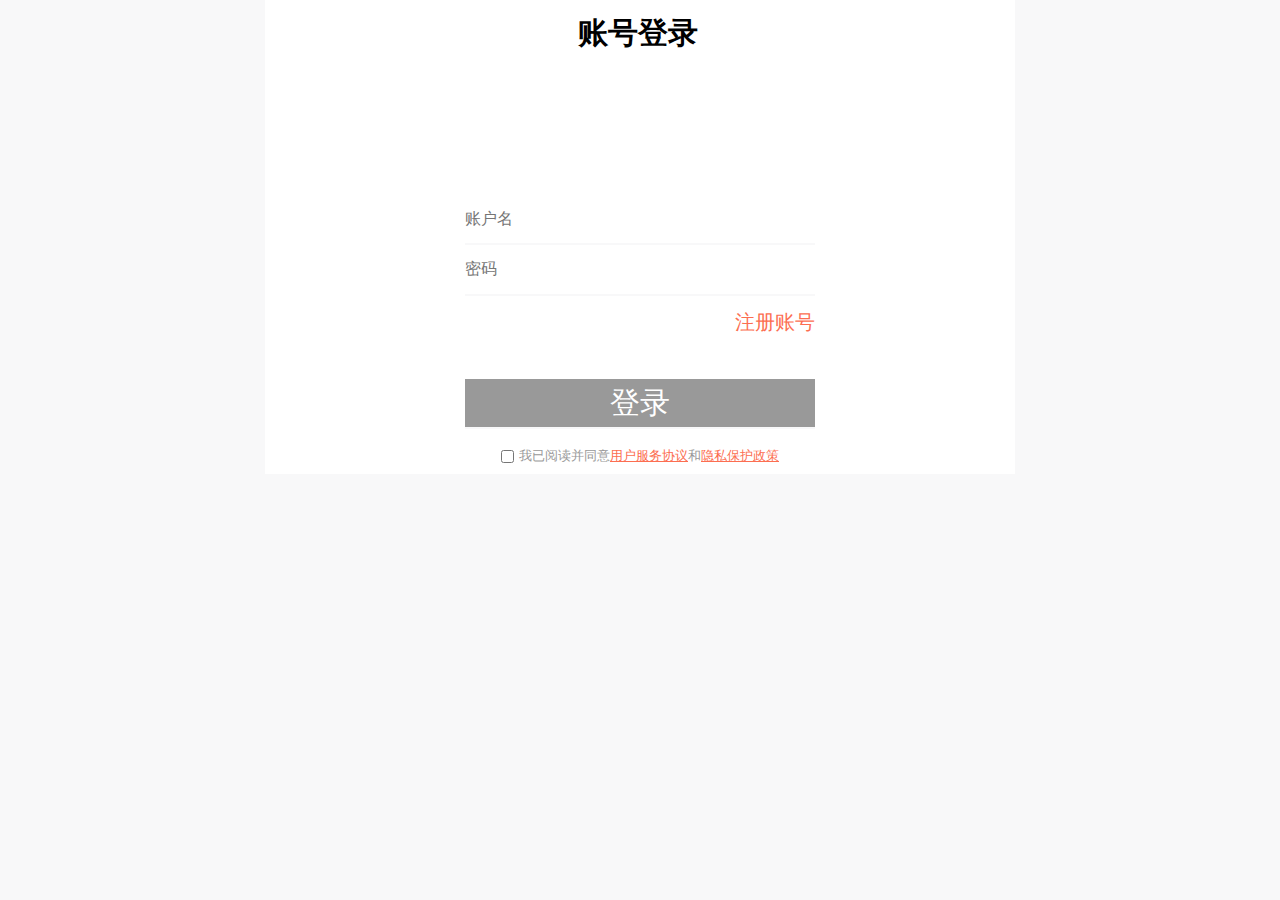
<file: bookcase.html>
<!DOCTYPE html>
<html>
	<head>
		<meta charset="utf-8">
		<title>小说阅读</title>
		<link rel="stylesheet" type="text/css" href="css/normalize.css" />
		<link rel="stylesheet" type="text/css" href="css/index.css" />
		<script src="js/jquery-1.11.2.min.js" type="text/javascript" charset="utf-8"></script>
		<script src="./js/ajax.js" type="text/javascript" charset="utf-8"></script>
		<script src="./js/cookie.js" type="text/javascript" charset="utf-8"></script>
		<script src="./js/index.js" type="text/javascript" charset="utf-8"></script>
		<script src="./js/checked.js" type="text/javascript" charset="utf-8"></script>
		<style type="text/css">
			article {
				background-color: #FFFFFF;

			}

			.bookscase {
				margin: 20px auto;
				width: 90%;
				height: 44px;
				border: 2px solid #fc6e51;
				border-radius: 25px;
				font-size: 20px;
				line-height: 44px;
				text-align: center;
			}

			article section {
				padding-left: 40px;
			}

			.editor {
				display: flex;
				justify-content: space-between;
				align-items: center;
				margin-left: 40px;
				padding: 10px 0;
				width: 85%;
			}

			.editor>div:first-child {
				display: flex;
				align-items: center;
			}

			.editor>div>input {
				margin-right: 20px;
			}

			input[type='checkbox'] {
				display: none;
				margin-right: 20px;
				width: 20px;
				height: 20px;
			}

			.select-text ul {
				display: flex;
				align-items: center;
			}
		</style>
	</head>
	<body>
		<script type="text/javascript">
			window.onload = function() {
				header();
				nev();
				footer();
				let sec = document.querySelector(".section1");
				let editor = document.querySelector(".editor");
				//给编辑按钮绑定编辑事件
				editor.children[1].onclick = function() {
					//获取所有复选框
					let inp = document.querySelectorAll("input[type='checkbox']");
					//给所有复选框设置点击事件
					checked(inp);
					if (this.children[0].style.display == "block" || this.children[0].style.display == "") {
						for (let i = 0; i < inp.length; i++) {
							inp[i].checked = false;
							inp[i].style.display = "block";
							this.children[0].style.display = "none";
							this.children[1].style.display = "block";

						}
					} else {
						let username = getCookie("username");
						for (let i = 1; i < inp.length; i++){
							//点击删除时把被勾选的书籍删除
							if(inp[i].checked == true){
								bookId = inp[i].parentNode.nextElementSibling.children[2].innerHTML;
								$ajax({
									method: "post",
									url: "deleteBook.php",
									data: {
										username:username,
										id:bookId
									},
									success: function(resul) {
										var obj = JSON.parse(resul);
										console.log(obj);
									},
									error: function(mag) {
										console.log(mag);
									}
								});
								console.log(bookId);
								sec.removeChild(inp[i].parentNode.parentNode.parentNode);
							}
						}
						for (let i = 0; i < inp.length; i++) {
							inp[i].style.display = "none";
							this.children[1].style.display = "none";
							this.children[0].style.display = "block";
						}
					}

				}
				//获取用户名
				let username = getCookie("username");
				if(username == undefined){
					window.location.href = "login.html";
				}else{
					//把本用户加入书架的书通过数据库加载进来
						$ajax({
							method: "post",
							url: "bookcase.php",
							data: {
								username: username,
							},
							success: function(resul) {
								var arr = JSON.parse(resul);
								console.log(arr);
								editor.children[0].children[1].innerHTML = arr.length;
								for (let i = 0; i < arr.length; i++) {
									sec.innerHTML += `<section class="select-text">
						<ul>
							<li>
								<input type="checkbox">
							</li>
							<li>
								<img src=${arr[i].imgUrl} loading='lazy'>
								<div class='text'>
									<h2>
										<a href="booksIntroduce.html?id=${arr[i].id}">${arr[i].title}</a>
									</h2>
									<p> 作者:&nbsp;&nbsp;&nbsp;${arr[i].author}</p>
									<br/>
									<p> 类型:&nbsp;&nbsp;&nbsp;${arr[i].type}</p>
									<br/>
									<p> 已完结</p>
								</div>
								<div class="idNone">${arr[i].id}</div>
							</li>
						</ul>
					</section>`
								}
							},
							error: function(mag) {
								console.log(mag);
							}
						});
				}
			}
		</script>
		<header id="header"></header>
		<div class="nev" id="nev"></div>
		<article id="article">
			<div class="bookscase">我的书架</div>
			<div class="editor">
				<div><input type="checkbox">共<span></span>本</div>
				<div class="btn">
					<span>编辑</span>
					<span style="display: none;">删除</span>
				</div>
			</div>
			<div class="section1">

			</div>
		</article>
		<div class="ious"></div>
		<footer id="footer"></footer>
	</body>
</html>
</file>
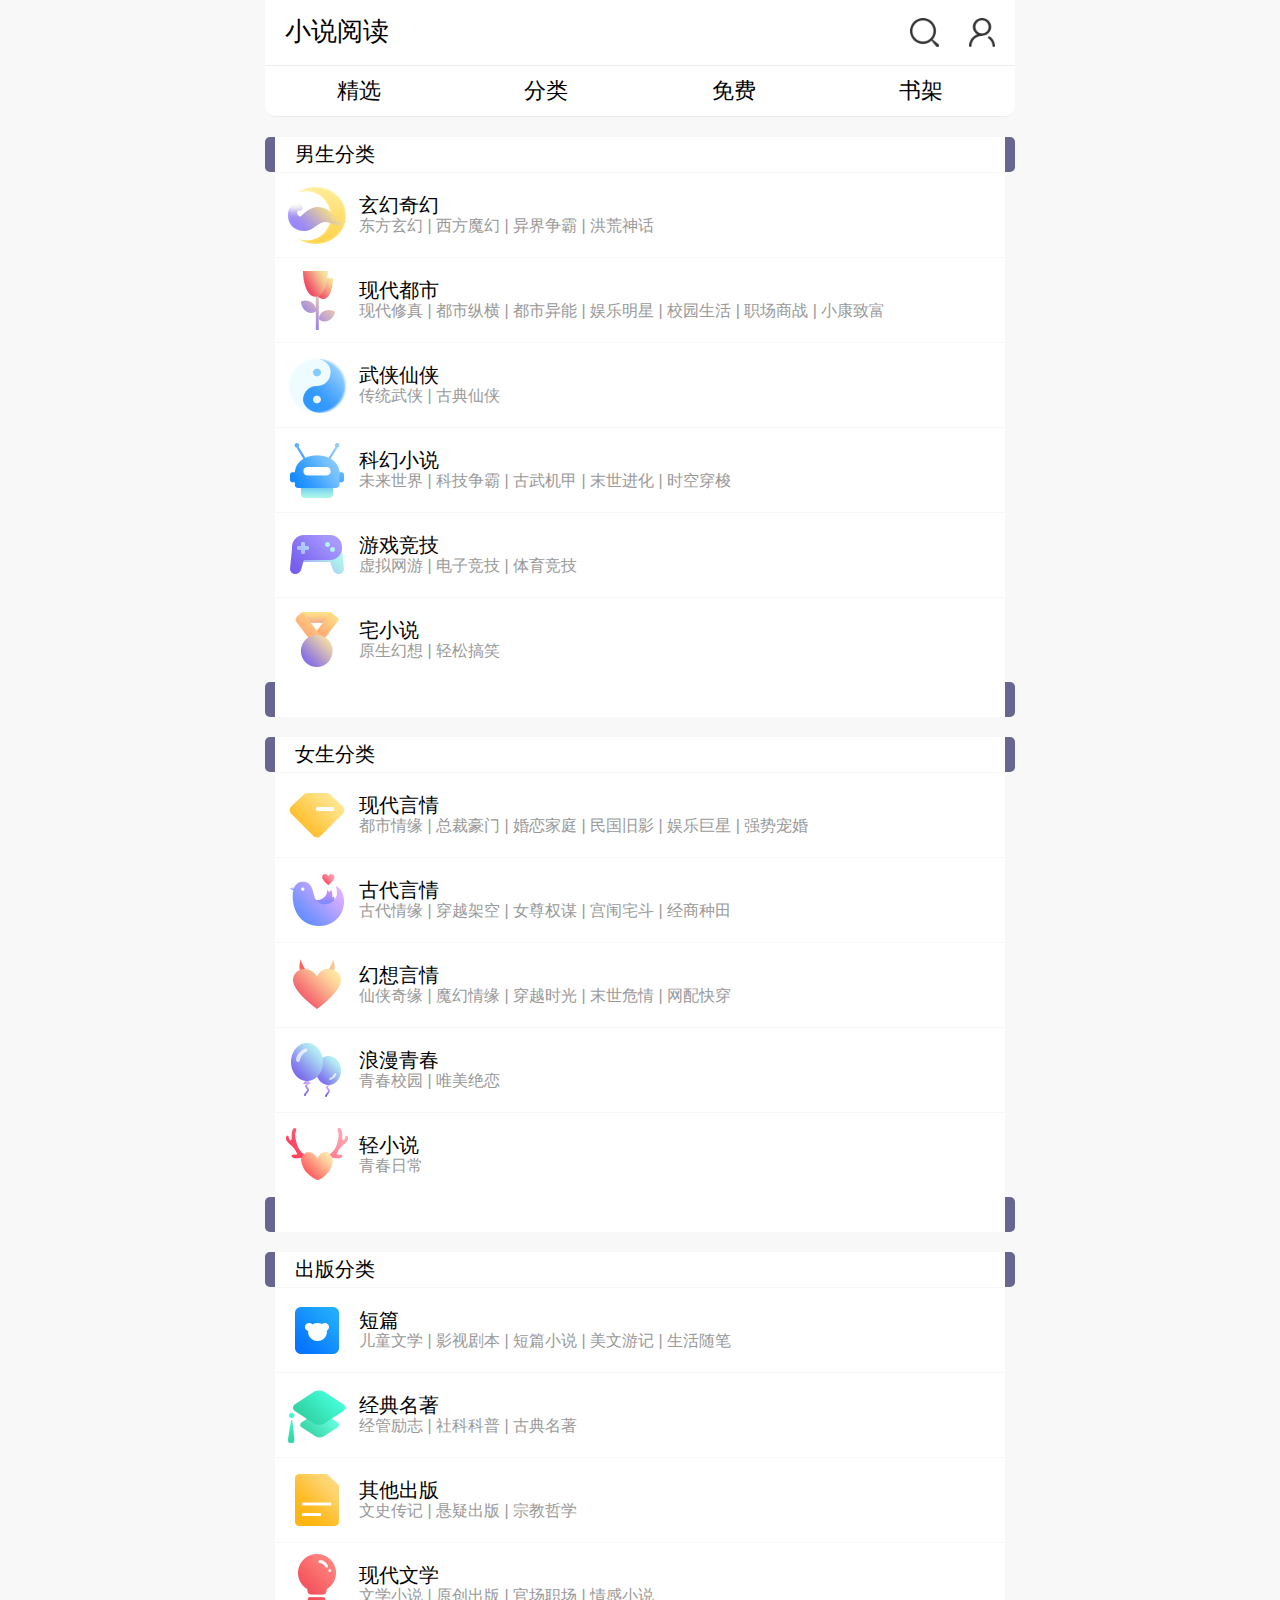
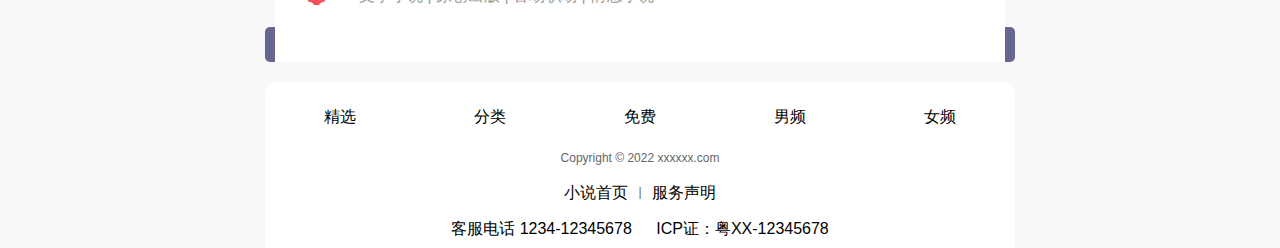
<file: category.html>
<!DOCTYPE html>
<html>
	<head>
		<meta charset="utf-8">
		<title>小说阅读</title>
		<link rel="stylesheet" type="text/css" href="css/normalize.css"/>
		<link rel="stylesheet" type="text/css" href="css/index.css" />
		<link rel="stylesheet" type="text/css" href="css/category.css"/>
		<script src="js/jquery-1.11.2.min.js" type="text/javascript" charset="utf-8"></script>
		<script src="./js/index.js" type="text/javascript" charset="utf-8"></script>
	</head>
	<body>
		<script type="text/javascript">
			window.onload = function() {
				var boySrc = ["img/6e53084bb0654b45925b1c51e2ca370c.png",
				"img/6e145f7f9ebb4ccc9237e1a21bcfd2ac.png",
				"img/9e2804c0ef4b479ba723b10d1dff0267.png",
				"img/0f6cc4e4a29c4d969a6b74efd451b9c2.png",
				"img/4683c868554a439ea0335a7a7571f3e8.png",
				"img/68cd686020a54b9cb6e3b31355be94f8.png"];
				var boyTitle = ["玄幻奇幻","现代都市","武侠仙侠","科幻小说","游戏竞技","宅小说"];
				var boyDesc = ["东方玄幻 | 西方魔幻 | 异界争霸 | 洪荒神话",
				"现代修真 | 都市纵横 | 都市异能 | 娱乐明星 | 校园生活 | 职场商战 | 小康致富",
				"传统武侠 | 古典仙侠",
				"未来世界 | 科技争霸 | 古武机甲 | 末世进化 | 时空穿梭",
				"虚拟网游 | 电子竞技 | 体育竞技",
				"原生幻想 | 轻松搞笑"];
				var girlSrc = ["img/ac20099d3a104eaeac5e008d2e242be6.png",
				"img/8fab1ef778624fc0aa0975dc9a902d6e.png",
				"img/6ca71106288d4a39aae896be143498c5.png",
				"img/6c59463ec6d24a529fccde3abd7702b3.png",
				"img/e6ba7da5ed3e4ed79f590ef05d24403d.png"];
				var girlTitle = ["现代言情","古代言情","幻想言情","浪漫青春","轻小说"];
				var girlDesc = ["都市情缘 | 总裁豪门 | 婚恋家庭 | 民国旧影 | 娱乐巨星 | 强势宠婚",
				"古代情缘 | 穿越架空 | 女尊权谋 | 宫闱宅斗 | 经商种田",
				"仙侠奇缘 | 魔幻情缘 | 穿越时光 | 末世危情 | 网配快穿",
				"青春校园 | 唯美绝恋",
				"青春日常"];
				var publishedSrc = ["img/f07552a143924c14ac0ef564251055c5.png",
				"img/d9edc798884d402c8e6f53629f266697.png",
				"img/efa2fc00cbaf46c9bb278c8bdab1bb66.png",
				"img/04ea9dd307c1459da07dd7083f61807d.png"];
				var publishedTitle = ["短篇","经典名著","其他出版","现代文学"];
				var publishedDesc = ["儿童文学 |  影视剧本 | 短篇小说 | 美文游记 | 生活随笔",
				"经管励志 | 社科科普 | 古典名著",
				"文史传记 | 悬疑出版 | 宗教哲学",
				"文学小说 | 原创出版 | 官场职场 | 情感小说"];
				header();
				nev();
				footer();
				section("男生分类",boySrc,boyTitle,boyDesc);
				section("女生分类",girlSrc,girlTitle,girlDesc);
				section("出版分类",publishedSrc,publishedTitle,publishedDesc);
				var search = document.getElementsByClassName("search");
				console.log(search);
			}
		</script>
		<header id="header"></header>
		<div class="nev" id="nev"></div>
		<article id="article">
			
		</article>
		<footer id="footer"></footer>
	</body>
</html>
</file>
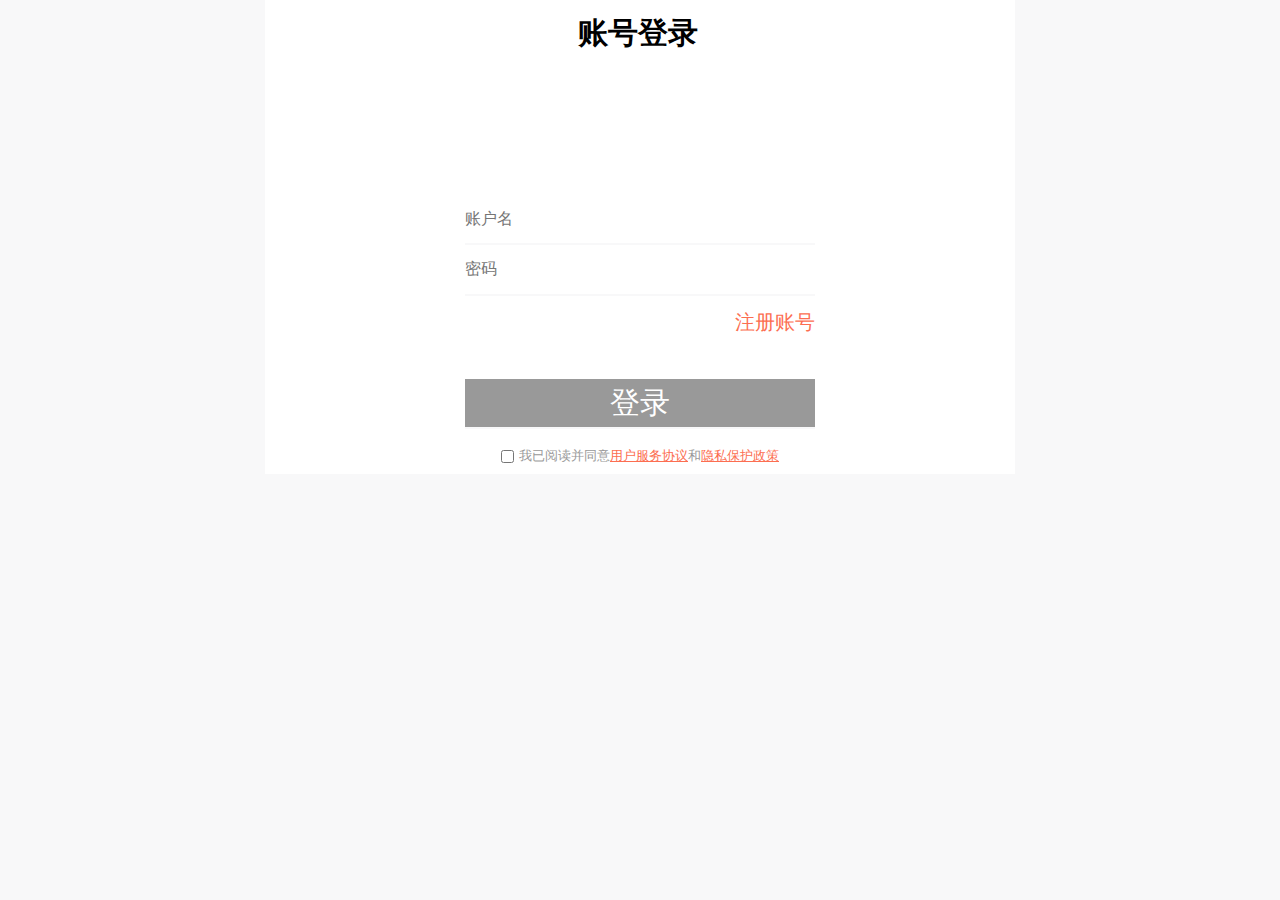
<file: login.html>
<!DOCTYPE html>
<html>
	<head>
		<meta charset="utf-8" />
		<meta name="viewport" content="width=device-width, initial-scale=1">
		<title>小说阅读</title>
		<link rel="stylesheet" type="text/css" href="css/normalize.css"/>
		<link rel="stylesheet" type="text/css" href="css/index.css"/>
		<link rel="stylesheet" type="text/css" href="css/login.css">
		<script src="js/jquery-1.11.2.min.js" type="text/javascript" charset="utf-8"></script>
		<script src="./js/ajax.js" type="text/javascript" charset="utf-8"></script>
		<script src="./js/index.js" type="text/javascript" charset="utf-8"></script>
		<script src="./js/login.js" type="text/javascript" charset="utf-8"></script>
		<script src="./js/valueAndName.js" type="text/javascript" charset="utf-8"></script>
		<script src="./js/cookie.js" type="text/javascript" charset="utf-8"></script>
	</head>
	<body>
		<script type="text/javascript">
			$(function() {
				button1();
				login();
				/*var search = "value1=name1&value2=name2&value3=name3";
				alert(valueAndName(search,"value1"));
				alert(valueAndName(search,"value2"));
				alert(valueAndName(search,"value3"));
				alert(valueAndName(search,"value4"));*/
			})
		</script>
		<header>
			<div class="return">&#xe620;</div>
			<div id="">
				账号登录
			</div>
			<div class="home">&#xe649;</div>
		</header>
		<article>
			<div class="prompt"></div>
			<input type="text" placeholder="账户名" class="username">
			<input type="password" placeholder="密码" class="passwd">
			<div >注册账号</div>
			<input type="button" class="login" value="登录">
		</article>
		<div class="agree">
			<input type="checkbox" name="" id="" value="" />
			我已阅读并同意<a href="javascript:;">用户服务协议</a>和<a href="javascript:;">隐私保护政策</a>
		</div>
	</body>
</html>
</file>
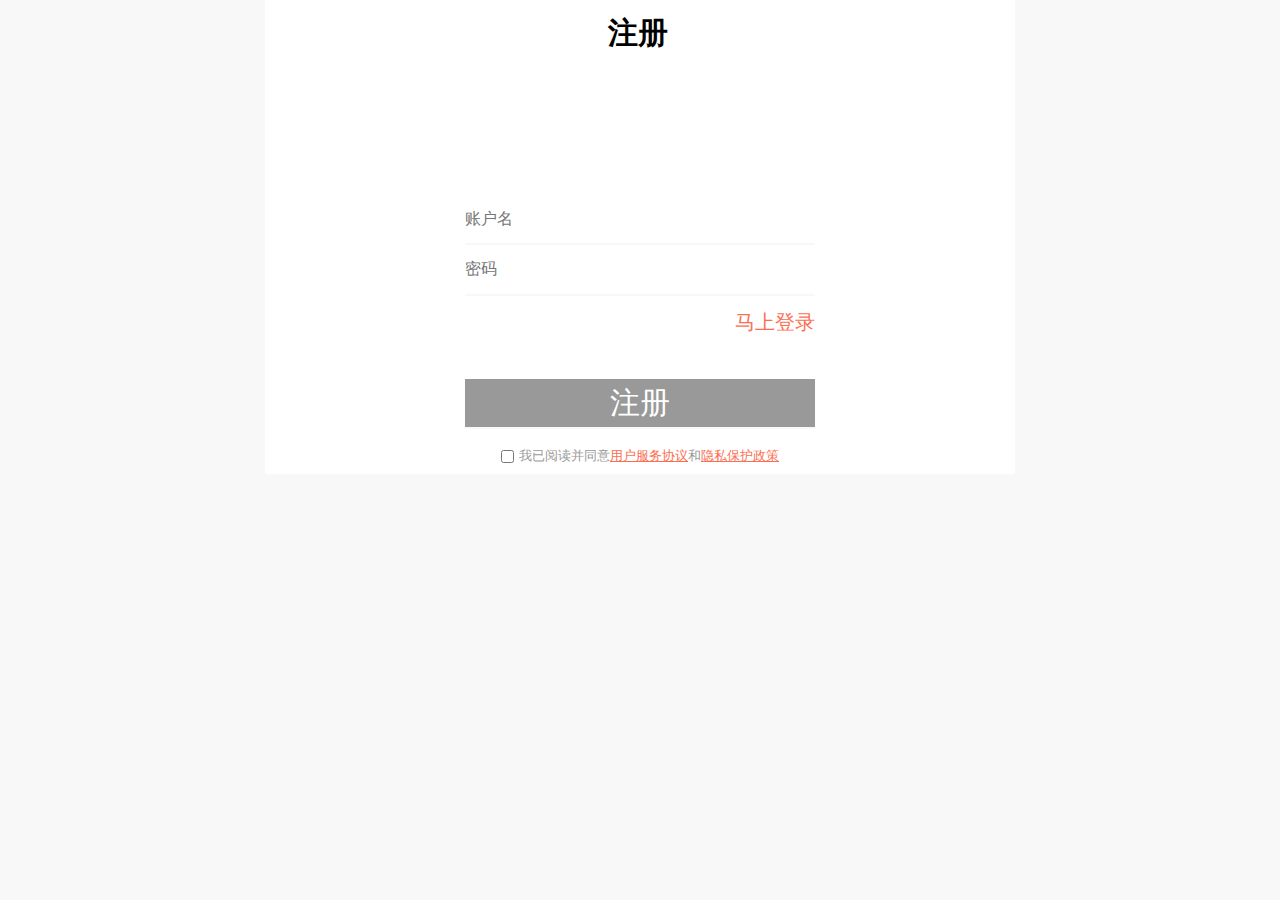
<file: registered.html>
<!DOCTYPE html>
<html>
	<head>
		<meta charset="utf-8" />
		<meta name="viewport" content="width=device-width, initial-scale=1">
		<title>小说阅读</title>
		<link rel="stylesheet" type="text/css" href="css/normalize.css" />
		<link rel="stylesheet" type="text/css" href="css/index.css" />
		<link rel="stylesheet" type="text/css" href="css/login.css">
		<script src="js/jquery-1.11.2.min.js" type="text/javascript" charset="utf-8"></script>
		<script src="./js/ajax.js" type="text/javascript" charset="utf-8"></script>
		<script src="./js/index.js" type="text/javascript" charset="utf-8"></script>
		<script src="./js/login.js" type="text/javascript" charset="utf-8"></script>
	</head>
	<body>
		<script type="text/javascript">
			$(function() {
				button1();
				registered();
			})
		</script>
		<header>
			<div class="return">&#xe620;</div>
			<div id="">
				注册
			</div>
			<div class="home">&#xe649;</div>
		</header>
		<article>
			<div class="prompt"></div>
			<input type="text" placeholder="账户名" class="username">
			<input type="password" placeholder="密码" class="passwd">
			<div>马上登录</div>
			<input type="button" class="registered" value="注册">
		</article>
		<div class="agree">
			<input type="checkbox" name="" id="" value="" />
			我已阅读并同意<a href="javascript:;">用户服务协议</a>和<a href="javascript:;">隐私保护政策</a>
		</div>
	</body>
</html>
</file>
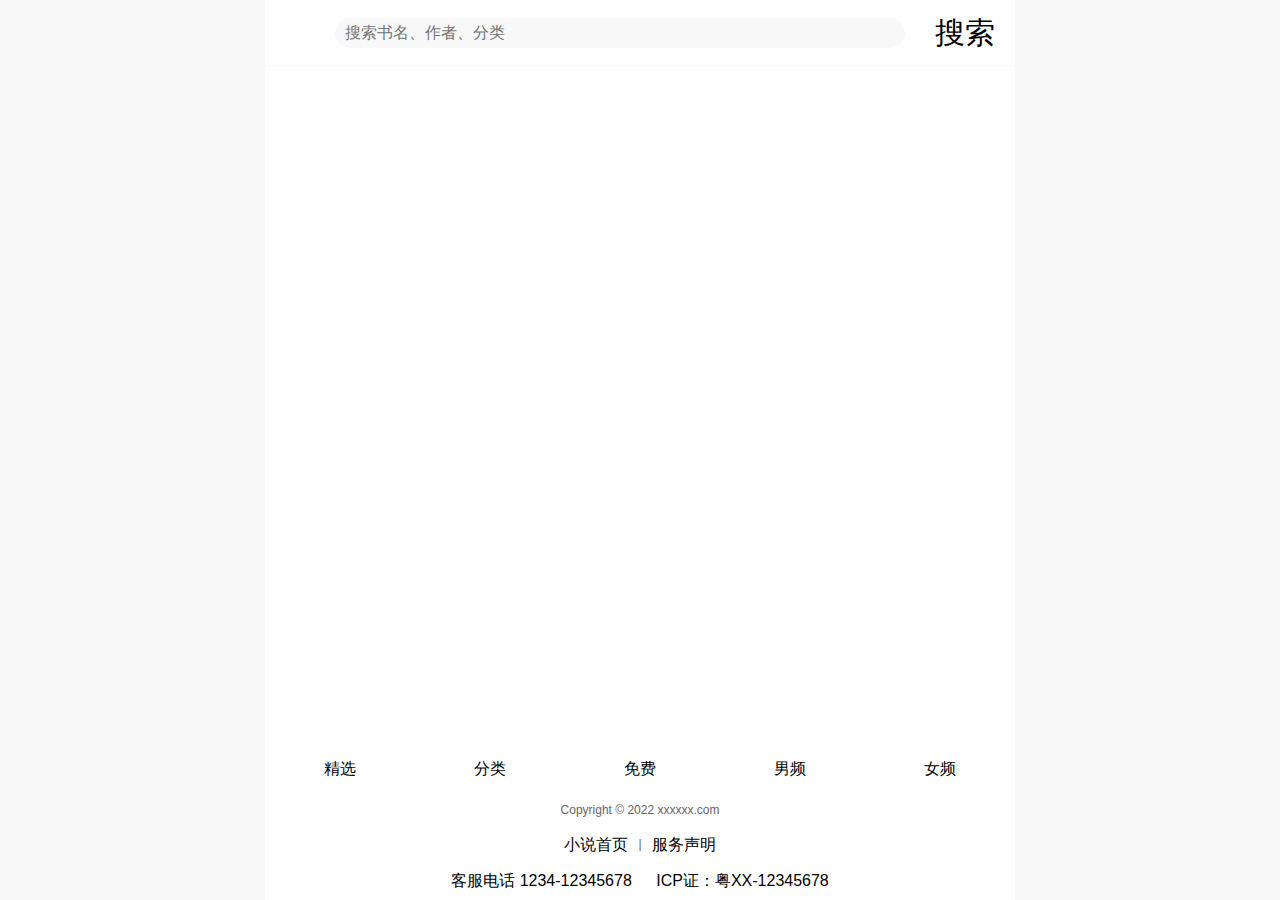
<file: search.html>
<!DOCTYPE html>
<html>
	<head>
		<meta charset="utf-8">
		<title>小说阅读</title>
		<link rel="stylesheet" type="text/css" href="css/normalize.css" />
		<link rel="stylesheet" type="text/css" href="css/index.css" />
		<script src="./js/index.js" type="text/javascript" charset="utf-8"></script>
		<script src="js/jquery-1.11.2.min.js" type="text/javascript" charset="utf-8"></script>
		<style>
			body {
				display: flex;
				flex-direction: column;
				height: 100vh;
			}

			input {
				outline: none;
			}

			.inSearch {
				flex: 1;
				margin: 0 30px;
				padding-left: 10px;
				height: 28px;
				border: 0;
				border-radius: 20px;
				background-color: #F8F8F9;
			}

			header {
				display: flex;
				align-items: center;
				border-bottom: 1px solid #F8F8F9;
			}

			header i {
				padding-left: 10px;
				width: 30px;
				font-size: 40px;
			}

			header div:last-child {
				/* padding-left: 20px; */
				width: 80px;
			}

			article {
				flex: 1;
				background-color: #FFFFFF;
				/* height: 100%; */
			}

			footer {
				border-radius: 0;
			}
		</style>
	</head>
	<body>
		<script>
			$(function() {
				$("header").children().eq(0).click(function() {
					window.history.go(-1);
				})
			})
		</script>
		<header>
			<i>&#xe61f;</i>
			<input type="text" class="inSearch" placeholder="搜索书名、作者、分类">
			<div style="font-size: 30px;line-height: 25px;">搜索</div>
		</header>
		<article></article>
		<footer id="footer"></footer>
		<script type="text/javascript">
			window.onload = function() {
				footer();
			}
		</script>
	</body>
</html>
</file>
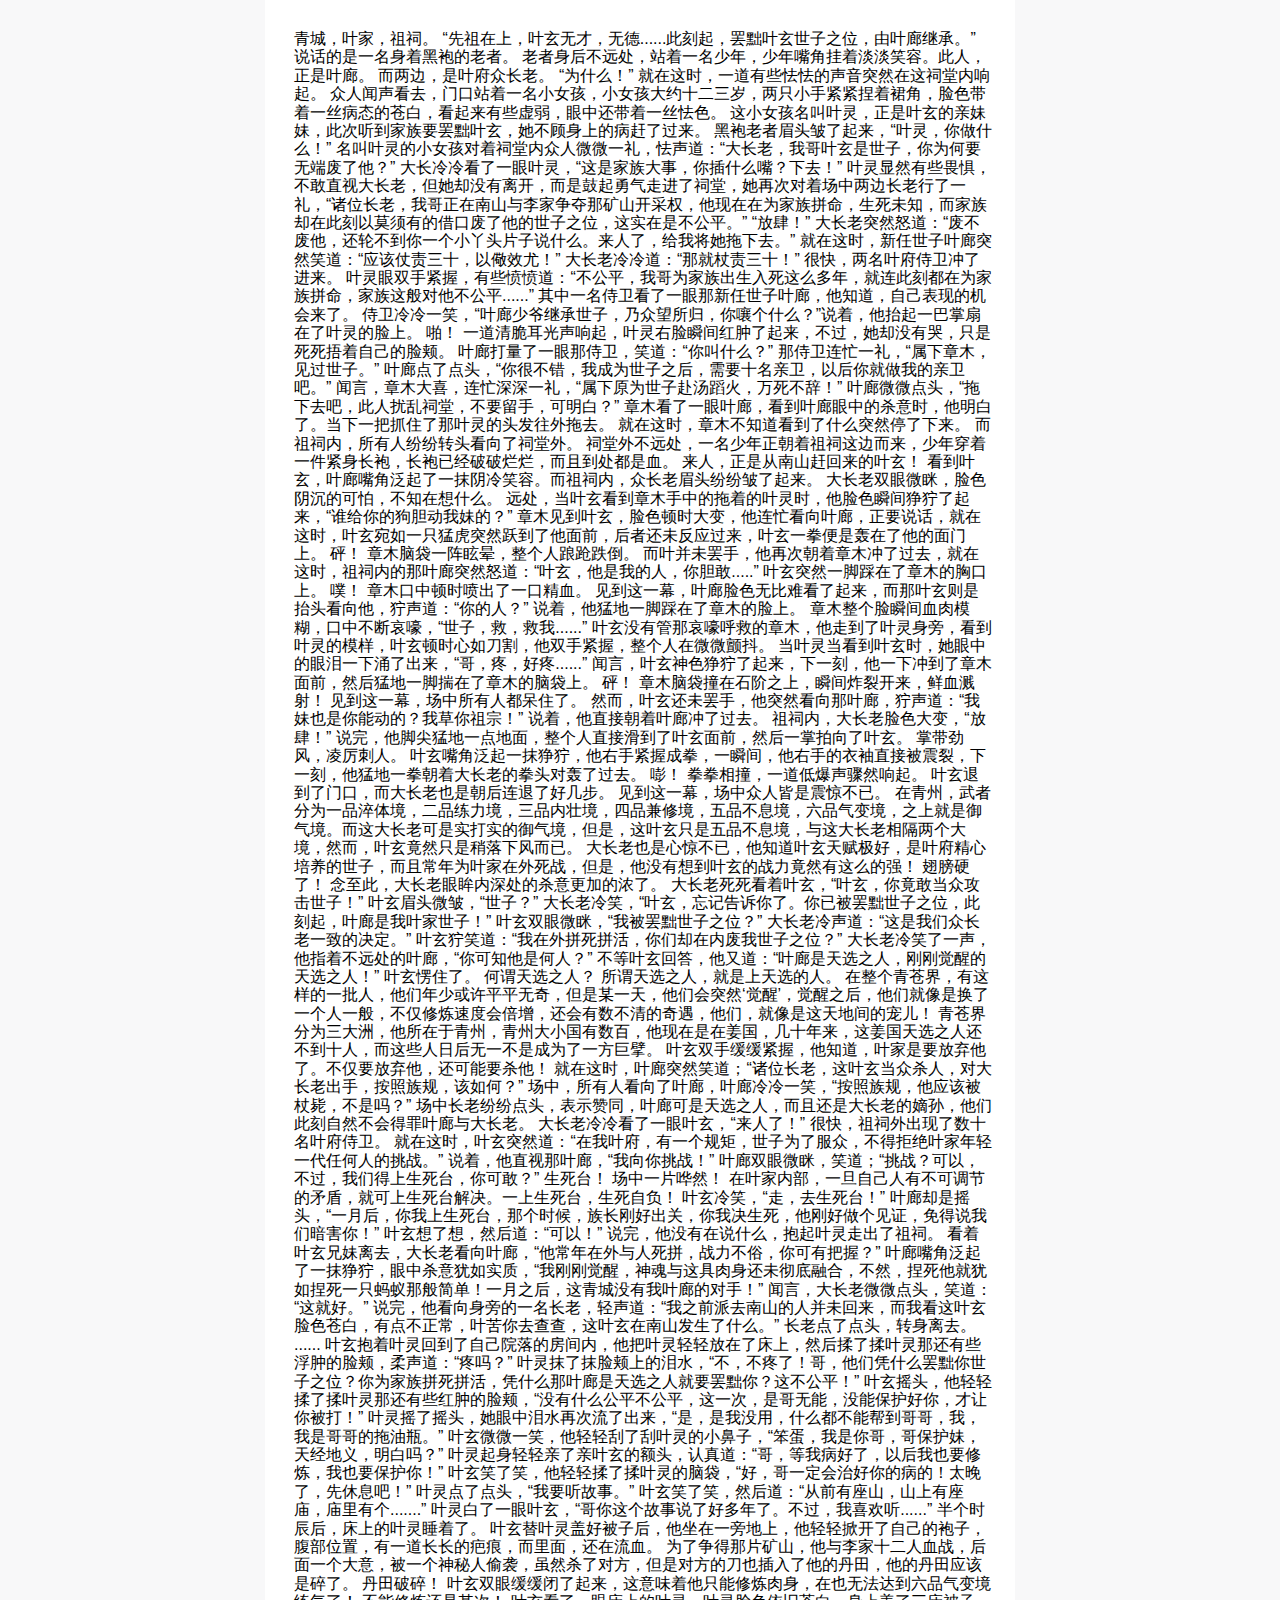
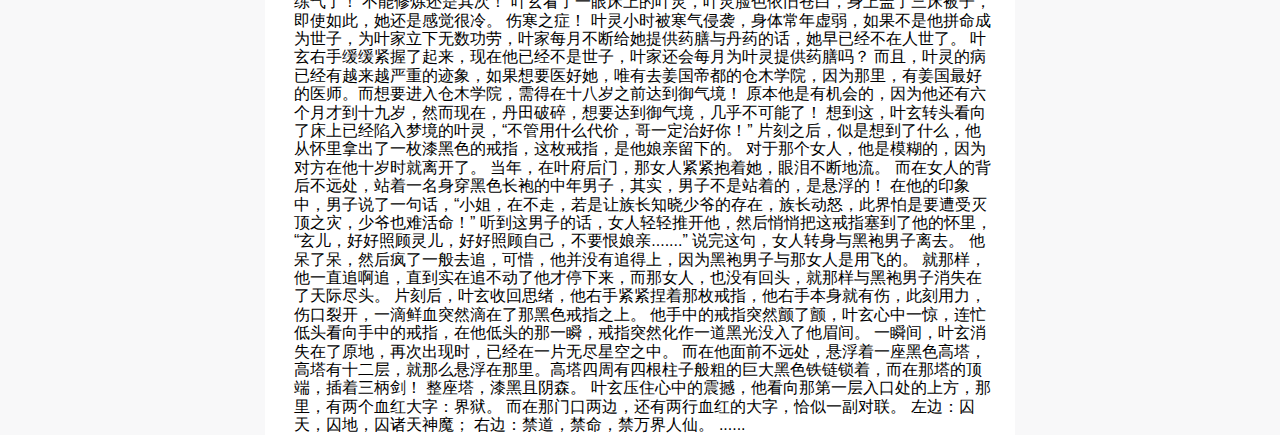
<file: books/text/一剑独尊.html>
<!DOCTYPE html>
<html>
	<head>
		<meta charset="utf-8" />
		<meta name="viewport" content="width=device-width, initial-scale=1">
		<link rel="stylesheet" type="text/css" href="../../css/normalize.css" />
		<link rel="stylesheet" type="text/css" href="../../css/index.css" />
		<title></title>
		<style type="text/css">
			p{
				padding: 30px 20px 0 29px;
				background-color: #ffffff;
			}
		</style>
	</head>
	<body>
		<p>青城，叶家，祖祠。

    “先祖在上，叶玄无才，无德......此刻起，罢黜叶玄世子之位，由叶廊继承。”

    说话的是一名身着黑袍的老者。

    老者身后不远处，站着一名少年，少年嘴角挂着淡淡笑容。此人，正是叶廊。

    而两边，是叶府众长老。

    “为什么！”

    就在这时，一道有些怯怯的声音突然在这祠堂内响起。

    众人闻声看去，门口站着一名小女孩，小女孩大约十二三岁，两只小手紧紧捏着裙角，脸色带着一丝病态的苍白，看起来有些虚弱，眼中还带着一丝怯色。

    这小女孩名叫叶灵，正是叶玄的亲妹妹，此次听到家族要罢黜叶玄，她不顾身上的病赶了过来。

    黑袍老者眉头皱了起来，“叶灵，你做什么！”

    名叫叶灵的小女孩对着祠堂内众人微微一礼，怯声道：“大长老，我哥叶玄是世子，你为何要无端废了他？”

    大长冷冷看了一眼叶灵，“这是家族大事，你插什么嘴？下去！”

    叶灵显然有些畏惧，不敢直视大长老，但她却没有离开，而是鼓起勇气走进了祠堂，她再次对着场中两边长老行了一礼，“诸位长老，我哥正在南山与李家争夺那矿山开采权，他现在在为家族拼命，生死未知，而家族却在此刻以莫须有的借口废了他的世子之位，这实在是不公平。”

    “放肆！”

    大长老突然怒道：“废不废他，还轮不到你一个小丫头片子说什么。来人了，给我将她拖下去。”

    就在这时，新任世子叶廊突然笑道：“应该仗责三十，以儆效尤！”

    大长老冷冷道：“那就杖责三十！”

    很快，两名叶府侍卫冲了进来。

    叶灵眼双手紧握，有些愤愤道：“不公平，我哥为家族出生入死这么多年，就连此刻都在为家族拼命，家族这般对他不公平......”

    其中一名侍卫看了一眼那新任世子叶廊，他知道，自己表现的机会来了。

    侍卫冷冷一笑，“叶廊少爷继承世子，乃众望所归，你嚷个什么？”说着，他抬起一巴掌扇在了叶灵的脸上。

    啪！

    一道清脆耳光声响起，叶灵右脸瞬间红肿了起来，不过，她却没有哭，只是死死捂着自己的脸颊。

    叶廊打量了一眼那侍卫，笑道：“你叫什么？”

    那侍卫连忙一礼，“属下章木，见过世子。”

    叶廊点了点头，“你很不错，我成为世子之后，需要十名亲卫，以后你就做我的亲卫吧。”

    闻言，章木大喜，连忙深深一礼，“属下原为世子赴汤蹈火，万死不辞！”

    叶廊微微点头，“拖下去吧，此人扰乱祠堂，不要留手，可明白？”

    章木看了一眼叶廊，看到叶廊眼中的杀意时，他明白了。当下一把抓住了那叶灵的头发往外拖去。

    就在这时，章木不知道看到了什么突然停了下来。

    而祖祠内，所有人纷纷转头看向了祠堂外。

    祠堂外不远处，一名少年正朝着祖祠这边而来，少年穿着一件紧身长袍，长袍已经破破烂烂，而且到处都是血。

    来人，正是从南山赶回来的叶玄！

    看到叶玄，叶廊嘴角泛起了一抹阴冷笑容。而祖祠内，众长老眉头纷纷皱了起来。

    大长老双眼微眯，脸色阴沉的可怕，不知在想什么。

    远处，当叶玄看到章木手中的拖着的叶灵时，他脸色瞬间狰狞了起来，“谁给你的狗胆动我妹的？”

    章木见到叶玄，脸色顿时大变，他连忙看向叶廊，正要说话，就在这时，叶玄宛如一只猛虎突然跃到了他面前，后者还未反应过来，叶玄一拳便是轰在了他的面门上。

    砰！

    章木脑袋一阵眩晕，整个人踉跄跌倒。

    而叶并未罢手，他再次朝着章木冲了过去，就在这时，祖祠内的那叶廊突然怒道：“叶玄，他是我的人，你胆敢.....”

    叶玄突然一脚踩在了章木的胸口上。

    噗！

    章木口中顿时喷出了一口精血。

    见到这一幕，叶廊脸色无比难看了起来，而那叶玄则是抬头看向他，狞声道：“你的人？”

    说着，他猛地一脚踩在了章木的脸上。

    章木整个脸瞬间血肉模糊，口中不断哀嚎，“世子，救，救我......”

    叶玄没有管那哀嚎呼救的章木，他走到了叶灵身旁，看到叶灵的模样，叶玄顿时心如刀割，他双手紧握，整个人在微微颤抖。

    当叶灵当看到叶玄时，她眼中的眼泪一下涌了出来，“哥，疼，好疼......”

    闻言，叶玄神色狰狞了起来，下一刻，他一下冲到了章木面前，然后猛地一脚揣在了章木的脑袋上。

    砰！

    章木脑袋撞在石阶之上，瞬间炸裂开来，鲜血溅射！

    见到这一幕，场中所有人都呆住了。

    然而，叶玄还未罢手，他突然看向那叶廊，狞声道：“我妹也是你能动的？我草你祖宗！”

    说着，他直接朝着叶廊冲了过去。

    祖祠内，大长老脸色大变，“放肆！”

    说完，他脚尖猛地一点地面，整个人直接滑到了叶玄面前，然后一掌拍向了叶玄。

    掌带劲风，凌厉刺人。

    叶玄嘴角泛起一抹狰狞，他右手紧握成拳，一瞬间，他右手的衣袖直接被震裂，下一刻，他猛地一拳朝着大长老的拳头对轰了过去。

    嘭！

    拳拳相撞，一道低爆声骤然响起。

    叶玄退到了门口，而大长老也是朝后连退了好几步。

    见到这一幕，场中众人皆是震惊不已。

    在青州，武者分为一品淬体境，二品练力境，三品内壮境，四品兼修境，五品不息境，六品气变境，之上就是御气境。而这大长老可是实打实的御气境，但是，这叶玄只是五品不息境，与这大长老相隔两个大境，然而，叶玄竟然只是稍落下风而已。

    大长老也是心惊不已，他知道叶玄天赋极好，是叶府精心培养的世子，而且常年为叶家在外死战，但是，他没有想到叶玄的战力竟然有这么的强！

    翅膀硬了！

    念至此，大长老眼眸内深处的杀意更加的浓了。

    大长老死死看着叶玄，“叶玄，你竟敢当众攻击世子！”

    叶玄眉头微皱，“世子？”

    大长老冷笑，“叶玄，忘记告诉你了。你已被罢黜世子之位，此刻起，叶廊是我叶家世子！”

    叶玄双眼微眯，“我被罢黜世子之位？”

    大长老冷声道：“这是我们众长老一致的决定。”

    叶玄狞笑道：“我在外拼死拼活，你们却在内废我世子之位？”

    大长老冷笑了一声，他指着不远处的叶廊，“你可知他是何人？”

    不等叶玄回答，他又道：“叶廊是天选之人，刚刚觉醒的天选之人！”

    叶玄愣住了。

    何谓天选之人？

    所谓天选之人，就是上天选的人。

    在整个青苍界，有这样的一批人，他们年少或许平平无奇，但是某一天，他们会突然‘觉醒’，觉醒之后，他们就像是换了一个人一般，不仅修炼速度会倍增，还会有数不清的奇遇，他们，就像是这天地间的宠儿！

    青苍界分为三大洲，他所在于青州，青州大小国有数百，他现在是在姜国，几十年来，这姜国天选之人还不到十人，而这些人日后无一不是成为了一方巨擘。

    叶玄双手缓缓紧握，他知道，叶家是要放弃他了。不仅要放弃他，还可能要杀他！

    就在这时，叶廊突然笑道；“诸位长老，这叶玄当众杀人，对大长老出手，按照族规，该如何？”

    场中，所有人看向了叶廊，叶廊冷冷一笑，“按照族规，他应该被杖毙，不是吗？”

    场中长老纷纷点头，表示赞同，叶廊可是天选之人，而且还是大长老的嫡孙，他们此刻自然不会得罪叶廊与大长老。

    大长老冷冷看了一眼叶玄，“来人了！”

    很快，祖祠外出现了数十名叶府侍卫。

    就在这时，叶玄突然道：“在我叶府，有一个规矩，世子为了服众，不得拒绝叶家年轻一代任何人的挑战。”

    说着，他直视那叶廊，“我向你挑战！”

    叶廊双眼微眯，笑道；“挑战？可以，不过，我们得上生死台，你可敢？”

    生死台！

    场中一片哗然！

    在叶家内部，一旦自己人有不可调节的矛盾，就可上生死台解决。一上生死台，生死自负！

    叶玄冷笑，“走，去生死台！”

    叶廊却是摇头，“一月后，你我上生死台，那个时候，族长刚好出关，你我决生死，他刚好做个见证，免得说我们暗害你！”

    叶玄想了想，然后道：“可以！”

    说完，他没有在说什么，抱起叶灵走出了祖祠。

    看着叶玄兄妹离去，大长老看向叶廊，“他常年在外与人死拼，战力不俗，你可有把握？”

    叶廊嘴角泛起了一抹狰狞，眼中杀意犹如实质，“我刚刚觉醒，神魂与这具肉身还未彻底融合，不然，捏死他就犹如捏死一只蚂蚁那般简单！一月之后，这青城没有我叶廊的对手！”

    闻言，大长老微微点头，笑道：“这就好。”

    说完，他看向身旁的一名长老，轻声道：“我之前派去南山的人并未回来，而我看这叶玄脸色苍白，有点不正常，叶苦你去查查，这叶玄在南山发生了什么。”

    长老点了点头，转身离去。

    ......

    叶玄抱着叶灵回到了自己院落的房间内，他把叶灵轻轻放在了床上，然后揉了揉叶灵那还有些浮肿的脸颊，柔声道：“疼吗？”

    叶灵抹了抹脸颊上的泪水，“不，不疼了！哥，他们凭什么罢黜你世子之位？你为家族拼死拼活，凭什么那叶廊是天选之人就要罢黜你？这不公平！”

    叶玄摇头，他轻轻揉了揉叶灵那还有些红肿的脸颊，“没有什么公平不公平，这一次，是哥无能，没能保护好你，才让你被打！”

    叶灵摇了摇头，她眼中泪水再次流了出来，“是，是我没用，什么都不能帮到哥哥，我，我是哥哥的拖油瓶。”

    叶玄微微一笑，他轻轻刮了刮叶灵的小鼻子，“笨蛋，我是你哥，哥保护妹，天经地义，明白吗？”

    叶灵起身轻轻亲了亲叶玄的额头，认真道：“哥，等我病好了，以后我也要修炼，我也要保护你！”

    叶玄笑了笑，他轻轻揉了揉叶灵的脑袋，“好，哥一定会治好你的病的！太晚了，先休息吧！”

    叶灵点了点头，“我要听故事。”

    叶玄笑了笑，然后道：“从前有座山，山上有座庙，庙里有个.......”

    叶灵白了一眼叶玄，“哥你这个故事说了好多年了。不过，我喜欢听......”

    半个时辰后，床上的叶灵睡着了。

    叶玄替叶灵盖好被子后，他坐在一旁地上，他轻轻掀开了自己的袍子，腹部位置，有一道长长的疤痕，而里面，还在流血。

    为了争得那片矿山，他与李家十二人血战，后面一个大意，被一个神秘人偷袭，虽然杀了对方，但是对方的刀也插入了他的丹田，他的丹田应该是碎了。

    丹田破碎！

    叶玄双眼缓缓闭了起来，这意味着他只能修炼肉身，在也无法达到六品气变境练气了！

    不能修炼还是其次！

    叶玄看了一眼床上的叶灵，叶灵脸色依旧苍白，身上盖了三床被子，即使如此，她还是感觉很冷。

    伤寒之症！

    叶灵小时被寒气侵袭，身体常年虚弱，如果不是他拼命成为世子，为叶家立下无数功劳，叶家每月不断给她提供药膳与丹药的话，她早已经不在人世了。

    叶玄右手缓缓紧握了起来，现在他已经不是世子，叶家还会每月为叶灵提供药膳吗？

    而且，叶灵的病已经有越来越严重的迹象，如果想要医好她，唯有去姜国帝都的仓木学院，因为那里，有姜国最好的医师。而想要进入仓木学院，需得在十八岁之前达到御气境！

    原本他是有机会的，因为他还有六个月才到十九岁，然而现在，丹田破碎，想要达到御气境，几乎不可能了！

    想到这，叶玄转头看向了床上已经陷入梦境的叶灵，“不管用什么代价，哥一定治好你！”

    片刻之后，似是想到了什么，他从怀里拿出了一枚漆黑色的戒指，这枚戒指，是他娘亲留下的。

    对于那个女人，他是模糊的，因为对方在他十岁时就离开了。

    当年，在叶府后门，那女人紧紧抱着她，眼泪不断地流。

    而在女人的背后不远处，站着一名身穿黑色长袍的中年男子，其实，男子不是站着的，是悬浮的！

    在他的印象中，男子说了一句话，“小姐，在不走，若是让族长知晓少爷的存在，族长动怒，此界怕是要遭受灭顶之灾，少爷也难活命！”

    听到这男子的话，女人轻轻推开他，然后悄悄把这戒指塞到了他的怀里，“玄儿，好好照顾灵儿，好好照顾自己，不要恨娘亲.......”

    说完这句，女人转身与黑袍男子离去。

    他呆了呆，然后疯了一般去追，可惜，他并没有追得上，因为黑袍男子与那女人是用飞的。

    就那样，他一直追啊追，直到实在追不动了他才停下来，而那女人，也没有回头，就那样与黑袍男子消失在了天际尽头。

    片刻后，叶玄收回思绪，他右手紧紧捏着那枚戒指，他右手本身就有伤，此刻用力，伤口裂开，一滴鲜血突然滴在了那黑色戒指之上。 他手中的戒指突然颤了颤，叶玄心中一惊，连忙低头看向手中的戒指，在他低头的那一瞬，戒指突然化作一道黑光没入了他眉间。

    一瞬间，叶玄消失在了原地，再次出现时，已经在一片无尽星空之中。

    而在他面前不远处，悬浮着一座黑色高塔，高塔有十二层，就那么悬浮在那里。高塔四周有四根柱子般粗的巨大黑色铁链锁着，而在那塔的顶端，插着三柄剑！

    整座塔，漆黑且阴森。

    叶玄压住心中的震撼，他看向那第一层入口处的上方，那里，有两个血红大字：界狱。

    而在那门口两边，还有两行血红的大字，恰似一副对联。

    左边：囚天，囚地，囚诸天神魔；

    右边：禁道，禁命，禁万界人仙。

    ......</p>
	</body>
</html>
</file>
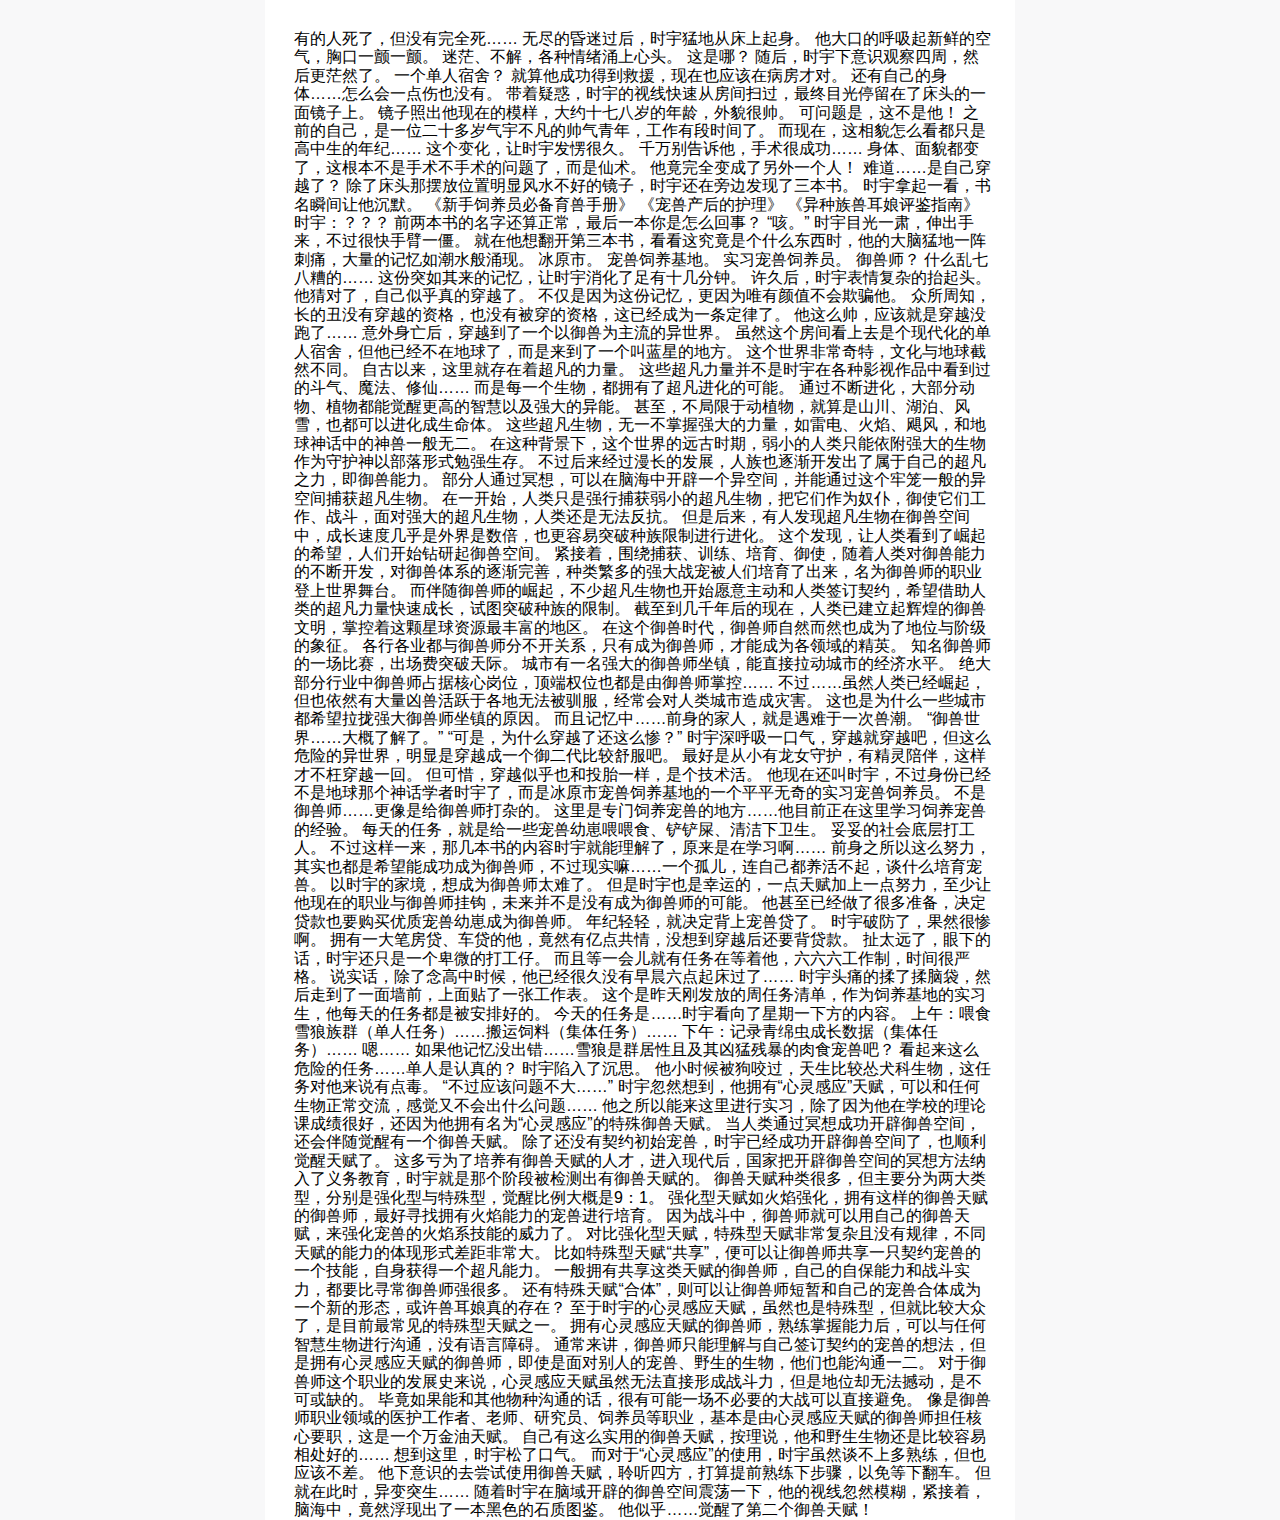
<file: books/text/不科学御兽.html>
<!DOCTYPE html>
<html>
	<head>
		<meta charset="utf-8">
		<link rel="stylesheet" type="text/css" href="../../css/normalize.css" />
		<link rel="stylesheet" type="text/css" href="../../css/index.css" />
		<title></title>
		<style type="text/css">
			p{
				padding: 30px 20px 0 29px;
				background-color: #ffffff;
			}
		</style>
	</head>
	<body>
		<p>有的人死了，但没有完全死……

    无尽的昏迷过后，时宇猛地从床上起身。

    他大口的呼吸起新鲜的空气，胸口一颤一颤。

    迷茫、不解，各种情绪涌上心头。

    这是哪？

    随后，时宇下意识观察四周，然后更茫然了。

    一个单人宿舍？

    就算他成功得到救援，现在也应该在病房才对。

    还有自己的身体……怎么会一点伤也没有。

    带着疑惑，时宇的视线快速从房间扫过，最终目光停留在了床头的一面镜子上。

    镜子照出他现在的模样，大约十七八岁的年龄，外貌很帅。

    可问题是，这不是他！

    之前的自己，是一位二十多岁气宇不凡的帅气青年，工作有段时间了。

    而现在，这相貌怎么看都只是高中生的年纪……

    这个变化，让时宇发愣很久。

    千万别告诉他，手术很成功……

    身体、面貌都变了，这根本不是手术不手术的问题了，而是仙术。

    他竟完全变成了另外一个人！

    难道……是自己穿越了？

    除了床头那摆放位置明显风水不好的镜子，时宇还在旁边发现了三本书。

    时宇拿起一看，书名瞬间让他沉默。

    《新手饲养员必备育兽手册》

    《宠兽产后的护理》

    《异种族兽耳娘评鉴指南》

    时宇：？？？

    前两本书的名字还算正常，最后一本你是怎么回事？

    “咳。”

    时宇目光一肃，伸出手来，不过很快手臂一僵。

    就在他想翻开第三本书，看看这究竟是个什么东西时，他的大脑猛地一阵刺痛，大量的记忆如潮水般涌现。

    冰原市。

    宠兽饲养基地。

    实习宠兽饲养员。

    御兽师？

    什么乱七八糟的……

    这份突如其来的记忆，让时宇消化了足有十几分钟。

    许久后，时宇表情复杂的抬起头。

    他猜对了，自己似乎真的穿越了。

    不仅是因为这份记忆，更因为唯有颜值不会欺骗他。

    众所周知，长的丑没有穿越的资格，也没有被穿的资格，这已经成为一条定律了。

    他这么帅，应该就是穿越没跑了……

    意外身亡后，穿越到了一个以御兽为主流的异世界。

    虽然这个房间看上去是个现代化的单人宿舍，但他已经不在地球了，而是来到了一个叫蓝星的地方。

    这个世界非常奇特，文化与地球截然不同。

    自古以来，这里就存在着超凡的力量。

    这些超凡力量并不是时宇在各种影视作品中看到过的斗气、魔法、修仙……

    而是每一个生物，都拥有了超凡进化的可能。

    通过不断进化，大部分动物、植物都能觉醒更高的智慧以及强大的异能。

    甚至，不局限于动植物，就算是山川、湖泊、风雪，也都可以进化成生命体。

    这些超凡生物，无一不掌握强大的力量，如雷电、火焰、飓风，和地球神话中的神兽一般无二。

    在这种背景下，这个世界的远古时期，弱小的人类只能依附强大的生物作为守护神以部落形式勉强生存。

    不过后来经过漫长的发展，人族也逐渐开发出了属于自己的超凡之力，即御兽能力。

    部分人通过冥想，可以在脑海中开辟一个异空间，并能通过这个牢笼一般的异空间捕获超凡生物。

    在一开始，人类只是强行捕获弱小的超凡生物，把它们作为奴仆，御使它们工作、战斗，面对强大的超凡生物，人类还是无法反抗。

    但是后来，有人发现超凡生物在御兽空间中，成长速度几乎是外界是数倍，也更容易突破种族限制进行进化。

    这个发现，让人类看到了崛起的希望，人们开始钻研起御兽空间。

    紧接着，围绕捕获、训练、培育、御使，随着人类对御兽能力的不断开发，对御兽体系的逐渐完善，种类繁多的强大战宠被人们培育了出来，名为御兽师的职业登上世界舞台。

    而伴随御兽师的崛起，不少超凡生物也开始愿意主动和人类签订契约，希望借助人类的超凡力量快速成长，试图突破种族的限制。

    截至到几千年后的现在，人类已建立起辉煌的御兽文明，掌控着这颗星球资源最丰富的地区。

    在这个御兽时代，御兽师自然而然也成为了地位与阶级的象征。

    各行各业都与御兽师分不开关系，只有成为御兽师，才能成为各领域的精英。

    知名御兽师的一场比赛，出场费突破天际。

    城市有一名强大的御兽师坐镇，能直接拉动城市的经济水平。

    绝大部分行业中御兽师占据核心岗位，顶端权位也都是由御兽师掌控……

    不过……虽然人类已经崛起，但也依然有大量凶兽活跃于各地无法被驯服，经常会对人类城市造成灾害。

    这也是为什么一些城市都希望拉拢强大御兽师坐镇的原因。

    而且记忆中……前身的家人，就是遇难于一次兽潮。

    “御兽世界……大概了解了。”

    “可是，为什么穿越了还这么惨？”

    时宇深呼吸一口气，穿越就穿越吧，但这么危险的异世界，明显是穿越成一个御二代比较舒服吧。

    最好是从小有龙女守护，有精灵陪伴，这样才不枉穿越一回。

    但可惜，穿越似乎也和投胎一样，是个技术活。

    他现在还叫时宇，不过身份已经不是地球那个神话学者时宇了，而是冰原市宠兽饲养基地的一个平平无奇的实习宠兽饲养员。

    不是御兽师……更像是给御兽师打杂的。

    这里是专门饲养宠兽的地方……他目前正在这里学习饲养宠兽的经验。

    每天的任务，就是给一些宠兽幼崽喂喂食、铲铲屎、清洁下卫生。

    妥妥的社会底层打工人。

    不过这样一来，那几本书的内容时宇就能理解了，原来是在学习啊……

    前身之所以这么努力，其实也都是希望能成功成为御兽师，不过现实嘛……一个孤儿，连自己都养活不起，谈什么培育宠兽。

    以时宇的家境，想成为御兽师太难了。

    但是时宇也是幸运的，一点天赋加上一点努力，至少让他现在的职业与御兽师挂钩，未来并不是没有成为御兽师的可能。

    他甚至已经做了很多准备，决定贷款也要购买优质宠兽幼崽成为御兽师。

    年纪轻轻，就决定背上宠兽贷了。

    时宇破防了，果然很惨啊。

    拥有一大笔房贷、车贷的他，竟然有亿点共情，没想到穿越后还要背贷款。

    扯太远了，眼下的话，时宇还只是一个卑微的打工仔。

    而且等一会儿就有任务在等着他，六六六工作制，时间很严格。

    说实话，除了念高中时候，他已经很久没有早晨六点起床过了……

    时宇头痛的揉了揉脑袋，然后走到了一面墙前，上面贴了一张工作表。

    这个是昨天刚发放的周任务清单，作为饲养基地的实习生，他每天的任务都是被安排好的。

    今天的任务是……时宇看向了星期一下方的内容。

    上午：喂食雪狼族群（单人任务）……搬运饲料（集体任务）……

    下午：记录青绵虫成长数据（集体任务）……

    嗯……

    如果他记忆没出错……雪狼是群居性且及其凶猛残暴的肉食宠兽吧？

    看起来这么危险的任务……单人是认真的？

    时宇陷入了沉思。

    他小时候被狗咬过，天生比较怂犬科生物，这任务对他来说有点毒。

    “不过应该问题不大……”

    时宇忽然想到，他拥有“心灵感应”天赋，可以和任何生物正常交流，感觉又不会出什么问题……

    他之所以能来这里进行实习，除了因为他在学校的理论课成绩很好，还因为他拥有名为“心灵感应”的特殊御兽天赋。

    当人类通过冥想成功开辟御兽空间，还会伴随觉醒有一个御兽天赋。

    除了还没有契约初始宠兽，时宇已经成功开辟御兽空间了，也顺利觉醒天赋了。

    这多亏为了培养有御兽天赋的人才，进入现代后，国家把开辟御兽空间的冥想方法纳入了义务教育，时宇就是那个阶段被检测出有御兽天赋的。

    御兽天赋种类很多，但主要分为两大类型，分别是强化型与特殊型，觉醒比例大概是9：1。

    强化型天赋如火焰强化，拥有这样的御兽天赋的御兽师，最好寻找拥有火焰能力的宠兽进行培育。

    因为战斗中，御兽师就可以用自己的御兽天赋，来强化宠兽的火焰系技能的威力了。

    对比强化型天赋，特殊型天赋非常复杂且没有规律，不同天赋的能力的体现形式差距非常大。

    比如特殊型天赋“共享”，便可以让御兽师共享一只契约宠兽的一个技能，自身获得一个超凡能力。

    一般拥有共享这类天赋的御兽师，自己的自保能力和战斗实力，都要比寻常御兽师强很多。

    还有特殊天赋“合体”，则可以让御兽师短暂和自己的宠兽合体成为一个新的形态，或许兽耳娘真的存在？

    至于时宇的心灵感应天赋，虽然也是特殊型，但就比较大众了，是目前最常见的特殊型天赋之一。

    拥有心灵感应天赋的御兽师，熟练掌握能力后，可以与任何智慧生物进行沟通，没有语言障碍。

    通常来讲，御兽师只能理解与自己签订契约的宠兽的想法，但是拥有心灵感应天赋的御兽师，即使是面对别人的宠兽、野生的生物，他们也能沟通一二。

    对于御兽师这个职业的发展史来说，心灵感应天赋虽然无法直接形成战斗力，但是地位却无法撼动，是不可或缺的。

    毕竟如果能和其他物种沟通的话，很有可能一场不必要的大战可以直接避免。

    像是御兽师职业领域的医护工作者、老师、研究员、饲养员等职业，基本是由心灵感应天赋的御兽师担任核心要职，这是一个万金油天赋。

    自己有这么实用的御兽天赋，按理说，他和野生生物还是比较容易相处好的……

    想到这里，时宇松了口气。

    而对于“心灵感应”的使用，时宇虽然谈不上多熟练，但也应该不差。

    他下意识的去尝试使用御兽天赋，聆听四方，打算提前熟练下步骤，以免等下翻车。

    但就在此时，异变突生……

    随着时宇在脑域开辟的御兽空间震荡一下，他的视线忽然模糊，紧接着，脑海中，竟然浮现出了一本黑色的石质图鉴。

    他似乎……觉醒了第二个御兽天赋！
</p>
	</body>
</html>
</file>
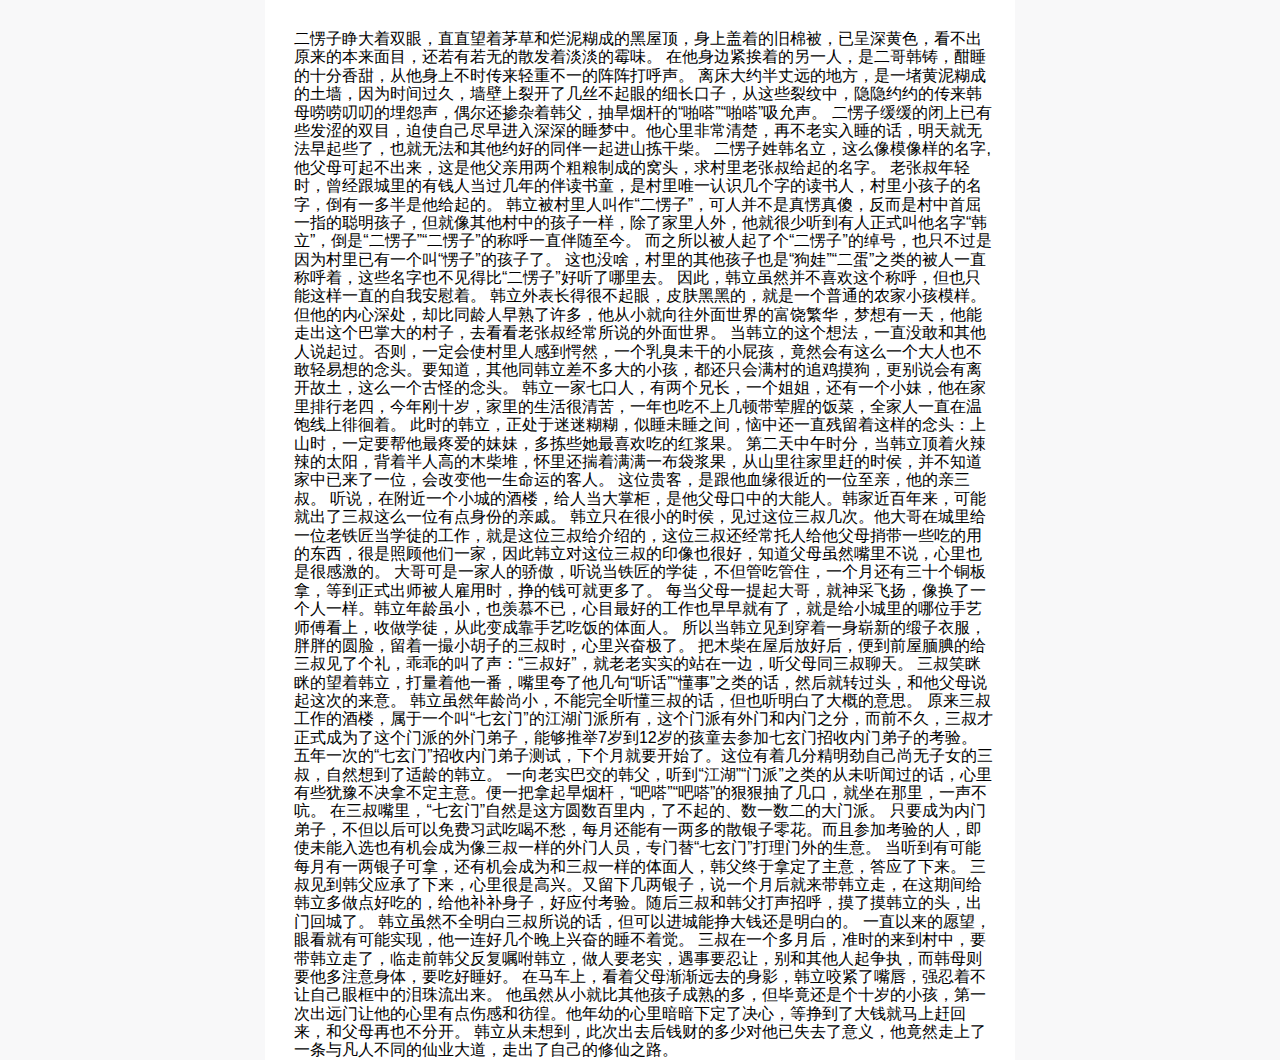
<file: books/text/凡人修仙传.html>
<!DOCTYPE html>
<html>
	<head>
		<meta charset="utf-8">
		<link rel="stylesheet" type="text/css" href="../../css/normalize.css" />
		<link rel="stylesheet" type="text/css" href="../../css/index.css" />
		<title></title>
		<style type="text/css">
			p{
				padding: 30px 20px 0 29px;
				background-color: #ffffff;
			}
		</style>
	</head>
	<body>
		<p>二愣子睁大着双眼，直直望着茅草和烂泥糊成的黑屋顶，身上盖着的旧棉被，已呈深黄色，看不出原来的本来面目，还若有若无的散发着淡淡的霉味。

    在他身边紧挨着的另一人，是二哥韩铸，酣睡的十分香甜，从他身上不时传来轻重不一的阵阵打呼声。

    离床大约半丈远的地方，是一堵黄泥糊成的土墙，因为时间过久，墙壁上裂开了几丝不起眼的细长口子，从这些裂纹中，隐隐约约的传来韩母唠唠叨叨的埋怨声，偶尔还掺杂着韩父，抽旱烟杆的“啪嗒”“啪嗒”吸允声。

    二愣子缓缓的闭上已有些发涩的双目，迫使自己尽早进入深深的睡梦中。他心里非常清楚，再不老实入睡的话，明天就无法早起些了，也就无法和其他约好的同伴一起进山拣干柴。

    二愣子姓韩名立，这么像模像样的名字,他父母可起不出来，这是他父亲用两个粗粮制成的窝头，求村里老张叔给起的名字。

    老张叔年轻时，曾经跟城里的有钱人当过几年的伴读书童，是村里唯一认识几个字的读书人，村里小孩子的名字，倒有一多半是他给起的。

    韩立被村里人叫作“二愣子”，可人并不是真愣真傻，反而是村中首屈一指的聪明孩子，但就像其他村中的孩子一样，除了家里人外，他就很少听到有人正式叫他名字“韩立”，倒是“二愣子”“二愣子”的称呼一直伴随至今。

    而之所以被人起了个“二愣子”的绰号，也只不过是因为村里已有一个叫“愣子”的孩子了。

    这也没啥，村里的其他孩子也是“狗娃”“二蛋”之类的被人一直称呼着，这些名字也不见得比“二愣子”好听了哪里去。

    因此，韩立虽然并不喜欢这个称呼，但也只能这样一直的自我安慰着。

    韩立外表长得很不起眼，皮肤黑黑的，就是一个普通的农家小孩模样。但他的内心深处，却比同龄人早熟了许多，他从小就向往外面世界的富饶繁华，梦想有一天，他能走出这个巴掌大的村子，去看看老张叔经常所说的外面世界。

    当韩立的这个想法，一直没敢和其他人说起过。否则，一定会使村里人感到愕然，一个乳臭未干的小屁孩，竟然会有这么一个大人也不敢轻易想的念头。要知道，其他同韩立差不多大的小孩，都还只会满村的追鸡摸狗，更别说会有离开故土，这么一个古怪的念头。

    韩立一家七口人，有两个兄长，一个姐姐，还有一个小妹，他在家里排行老四，今年刚十岁，家里的生活很清苦，一年也吃不上几顿带荤腥的饭菜，全家人一直在温饱线上徘徊着。

    此时的韩立，正处于迷迷糊糊，似睡未睡之间，恼中还一直残留着这样的念头：上山时，一定要帮他最疼爱的妹妹，多拣些她最喜欢吃的红浆果。

    第二天中午时分，当韩立顶着火辣辣的太阳，背着半人高的木柴堆，怀里还揣着满满一布袋浆果，从山里往家里赶的时侯，并不知道家中已来了一位，会改变他一生命运的客人。

    这位贵客，是跟他血缘很近的一位至亲，他的亲三叔。

    听说，在附近一个小城的酒楼，给人当大掌柜，是他父母口中的大能人。韩家近百年来，可能就出了三叔这么一位有点身份的亲戚。

    韩立只在很小的时侯，见过这位三叔几次。他大哥在城里给一位老铁匠当学徒的工作，就是这位三叔给介绍的，这位三叔还经常托人给他父母捎带一些吃的用的东西，很是照顾他们一家，因此韩立对这位三叔的印像也很好，知道父母虽然嘴里不说，心里也是很感激的。

    大哥可是一家人的骄傲，听说当铁匠的学徒，不但管吃管住，一个月还有三十个铜板拿，等到正式出师被人雇用时，挣的钱可就更多了。

    每当父母一提起大哥，就神采飞扬，像换了一个人一样。韩立年龄虽小，也羡慕不已，心目最好的工作也早早就有了，就是给小城里的哪位手艺师傅看上，收做学徒，从此变成靠手艺吃饭的体面人。

    所以当韩立见到穿着一身崭新的缎子衣服，胖胖的圆脸，留着一撮小胡子的三叔时，心里兴奋极了。

    把木柴在屋后放好后，便到前屋腼腆的给三叔见了个礼，乖乖的叫了声：“三叔好”，就老老实实的站在一边，听父母同三叔聊天。

    三叔笑眯眯的望着韩立，打量着他一番，嘴里夸了他几句“听话”“懂事”之类的话，然后就转过头，和他父母说起这次的来意。

    韩立虽然年龄尚小，不能完全听懂三叔的话，但也听明白了大概的意思。

    原来三叔工作的酒楼，属于一个叫“七玄门”的江湖门派所有，这个门派有外门和内门之分，而前不久，三叔才正式成为了这个门派的外门弟子，能够推举7岁到12岁的孩童去参加七玄门招收内门弟子的考验。

    五年一次的“七玄门”招收内门弟子测试，下个月就要开始了。这位有着几分精明劲自己尚无子女的三叔，自然想到了适龄的韩立。

    一向老实巴交的韩父，听到“江湖”“门派”之类的从未听闻过的话，心里有些犹豫不决拿不定主意。便一把拿起旱烟杆，“吧嗒”“吧嗒”的狠狠抽了几口，就坐在那里，一声不吭。

    在三叔嘴里，“七玄门”自然是这方圆数百里内，了不起的、数一数二的大门派。

    只要成为内门弟子，不但以后可以免费习武吃喝不愁，每月还能有一两多的散银子零花。而且参加考验的人，即使未能入选也有机会成为像三叔一样的外门人员，专门替“七玄门”打理门外的生意。

    当听到有可能每月有一两银子可拿，还有机会成为和三叔一样的体面人，韩父终于拿定了主意，答应了下来。

    三叔见到韩父应承了下来，心里很是高兴。又留下几两银子，说一个月后就来带韩立走，在这期间给韩立多做点好吃的，给他补补身子，好应付考验。随后三叔和韩父打声招呼，摸了摸韩立的头，出门回城了。

    韩立虽然不全明白三叔所说的话，但可以进城能挣大钱还是明白的。

    一直以来的愿望，眼看就有可能实现，他一连好几个晚上兴奋的睡不着觉。

    三叔在一个多月后，准时的来到村中，要带韩立走了，临走前韩父反复嘱咐韩立，做人要老实，遇事要忍让，别和其他人起争执，而韩母则要他多注意身体，要吃好睡好。

    在马车上，看着父母渐渐远去的身影，韩立咬紧了嘴唇，强忍着不让自己眼框中的泪珠流出来。

    他虽然从小就比其他孩子成熟的多，但毕竟还是个十岁的小孩，第一次出远门让他的心里有点伤感和彷徨。他年幼的心里暗暗下定了决心，等挣到了大钱就马上赶回来，和父母再也不分开。

    韩立从未想到，此次出去后钱财的多少对他已失去了意义，他竟然走上了一条与凡人不同的仙业大道，走出了自己的修仙之路。</p>
	</body>
</html>
</file>
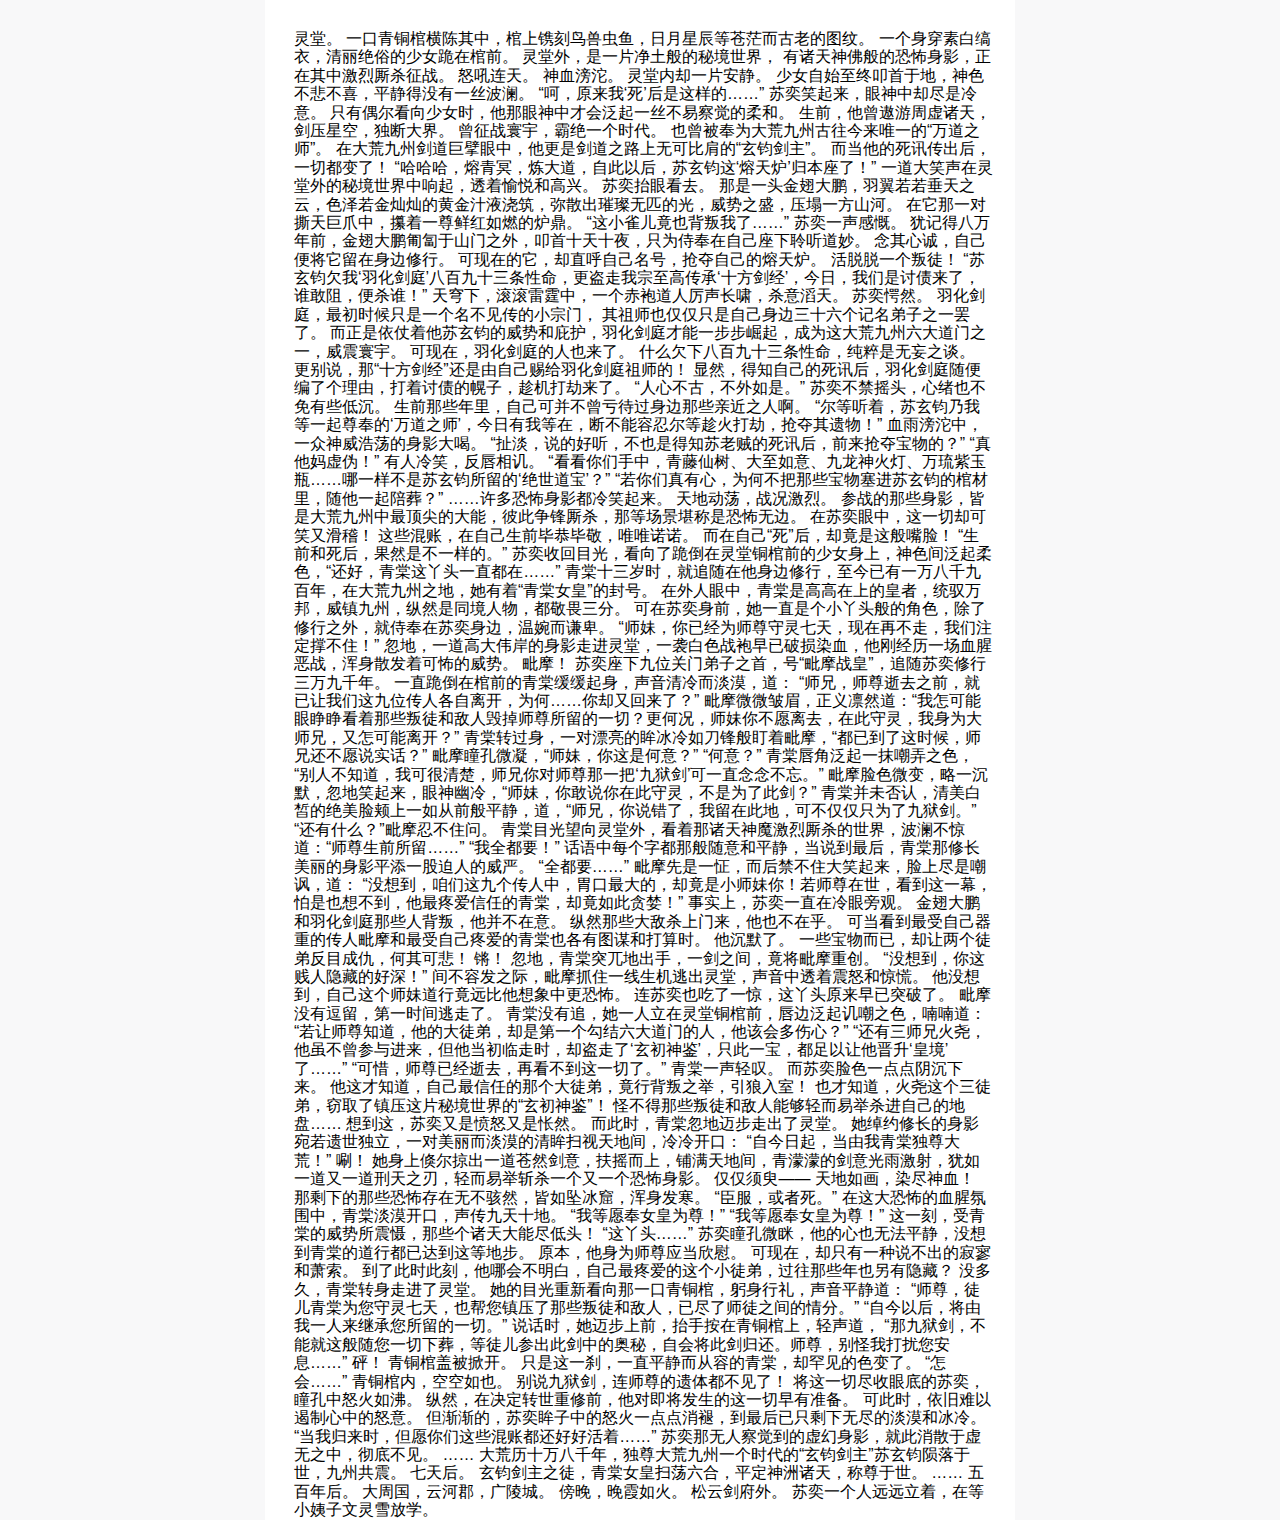
<file: books/text/剑道第一仙.html>
<!DOCTYPE html>
<html>
	<head>
		<meta charset="utf-8">
		<link rel="stylesheet" type="text/css" href="../../css/normalize.css" />
		<link rel="stylesheet" type="text/css" href="../../css/index.css" />
		<title></title>
		<style type="text/css">
			p{
				padding: 30px 20px 0 29px;
				background-color: #ffffff;
			}
		</style>
	</head>
	<body>
		<p>灵堂。

    一口青铜棺横陈其中，棺上镌刻鸟兽虫鱼，日月星辰等苍茫而古老的图纹。

    一个身穿素白缟衣，清丽绝俗的少女跪在棺前。

    灵堂外，是一片净土般的秘境世界，

    有诸天神佛般的恐怖身影，正在其中激烈厮杀征战。

    怒吼连天。

    神血滂沱。

    灵堂内却一片安静。

    少女自始至终叩首于地，神色不悲不喜，平静得没有一丝波澜。

    “呵，原来我‘死’后是这样的……”

    苏奕笑起来，眼神中却尽是冷意。

    只有偶尔看向少女时，他那眼神中才会泛起一丝不易察觉的柔和。

    生前，他曾遨游周虚诸天，剑压星空，独断大界。

    曾征战寰宇，霸绝一个时代。

    也曾被奉为大荒九州古往今来唯一的“万道之师”。

    在大荒九州剑道巨擘眼中，他更是剑道之路上无可比肩的“玄钧剑主”。

    而当他的死讯传出后，

    一切都变了！

    “哈哈哈，熔青冥，炼大道，自此以后，苏玄钧这‘熔天炉’归本座了！”

    一道大笑声在灵堂外的秘境世界中响起，透着愉悦和高兴。

    苏奕抬眼看去。

    那是一头金翅大鹏，羽翼若若垂天之云，色泽若金灿灿的黄金汁液浇筑，弥散出璀璨无匹的光，威势之盛，压塌一方山河。

    在它那一对撕天巨爪中，攥着一尊鲜红如燃的炉鼎。

    “这小雀儿竟也背叛我了……”

    苏奕一声感慨。

    犹记得八万年前，金翅大鹏匍匐于山门之外，叩首十天十夜，只为侍奉在自己座下聆听道妙。

    念其心诚，自己便将它留在身边修行。

    可现在的它，却直呼自己名号，抢夺自己的熔天炉。

    活脱脱一个叛徒！

    “苏玄钧欠我‘羽化剑庭’八百九十三条性命，更盗走我宗至高传承‘十方剑经’，今日，我们是讨债来了，谁敢阻，便杀谁！”

    天穹下，滚滚雷霆中，一个赤袍道人厉声长啸，杀意滔天。

    苏奕愕然。

    羽化剑庭，最初时候只是一个名不见传的小宗门，

    其祖师也仅仅只是自己身边三十六个记名弟子之一罢了。

    而正是依仗着他苏玄钧的威势和庇护，羽化剑庭才能一步步崛起，成为这大荒九州六大道门之一，威震寰宇。

    可现在，羽化剑庭的人也来了。

    什么欠下八百九十三条性命，纯粹是无妄之谈。

    更别说，那“十方剑经”还是由自己赐给羽化剑庭祖师的！

    显然，得知自己的死讯后，羽化剑庭随便编了个理由，打着讨债的幌子，趁机打劫来了。

    “人心不古，不外如是。”

    苏奕不禁摇头，心绪也不免有些低沉。

    生前那些年里，自己可并不曾亏待过身边那些亲近之人啊。

    “尔等听着，苏玄钧乃我等一起尊奉的‘万道之师’，今日有我等在，断不能容忍尔等趁火打劫，抢夺其遗物！”

    血雨滂沱中，一众神威浩荡的身影大喝。

    “扯淡，说的好听，不也是得知苏老贼的死讯后，前来抢夺宝物的？”

    “真他妈虚伪！”

    有人冷笑，反唇相讥。

    “看看你们手中，青藤仙树、大至如意、九龙神火灯、万琉紫玉瓶……哪一样不是苏玄钧所留的‘绝世道宝’？”

    “若你们真有心，为何不把那些宝物塞进苏玄钧的棺材里，随他一起陪葬？”

    ……许多恐怖身影都冷笑起来。

    天地动荡，战况激烈。

    参战的那些身影，皆是大荒九州中最顶尖的大能，彼此争锋厮杀，那等场景堪称是恐怖无边。

    在苏奕眼中，这一切却可笑又滑稽！

    这些混账，在自己生前毕恭毕敬，唯唯诺诺。

    而在自己“死”后，却竟是这般嘴脸！

    “生前和死后，果然是不一样的。”

    苏奕收回目光，看向了跪倒在灵堂铜棺前的少女身上，神色间泛起柔色，“还好，青棠这丫头一直都在……”

    青棠十三岁时，就追随在他身边修行，至今已有一万八千九百年，在大荒九州之地，她有着“青棠女皇”的封号。

    在外人眼中，青棠是高高在上的皇者，统驭万邦，威镇九州，纵然是同境人物，都敬畏三分。

    可在苏奕身前，她一直是个小丫头般的角色，除了修行之外，就侍奉在苏奕身边，温婉而谦卑。

    “师妹，你已经为师尊守灵七天，现在再不走，我们注定撑不住！”

    忽地，一道高大伟岸的身影走进灵堂，一袭白色战袍早已破损染血，他刚经历一场血腥恶战，浑身散发着可怖的威势。

    毗摩！

    苏奕座下九位关门弟子之首，号“毗摩战皇”，追随苏奕修行三万九千年。

    一直跪倒在棺前的青棠缓缓起身，声音清冷而淡漠，道：

    “师兄，师尊逝去之前，就已让我们这九位传人各自离开，为何……你却又回来了？”

    毗摩微微皱眉，正义凛然道：“我怎可能眼睁睁看着那些叛徒和敌人毁掉师尊所留的一切？更何况，师妹你不愿离去，在此守灵，我身为大师兄，又怎可能离开？”

    青棠转过身，一对漂亮的眸冰冷如刀锋般盯着毗摩，“都已到了这时候，师兄还不愿说实话？”

    毗摩瞳孔微凝，“师妹，你这是何意？”

    “何意？”

    青棠唇角泛起一抹嘲弄之色，“别人不知道，我可很清楚，师兄你对师尊那一把‘九狱剑’可一直念念不忘。”

    毗摩脸色微变，略一沉默，忽地笑起来，眼神幽冷，“师妹，你敢说你在此守灵，不是为了此剑？”

    青棠并未否认，清美白皙的绝美脸颊上一如从前般平静，道，“师兄，你说错了，我留在此地，可不仅仅只为了九狱剑。”

    “还有什么？”毗摩忍不住问。

    青棠目光望向灵堂外，看着那诸天神魔激烈厮杀的世界，波澜不惊道：“师尊生前所留……”

    “我全都要！”

    话语中每个字都那般随意和平静，当说到最后，青棠那修长美丽的身影平添一股迫人的威严。

    “全都要……”

    毗摩先是一怔，而后禁不住大笑起来，脸上尽是嘲讽，道：

    “没想到，咱们这九个传人中，胃口最大的，却竟是小师妹你！若师尊在世，看到这一幕，怕是也想不到，他最疼爱信任的青棠，却竟如此贪婪！”

    事实上，苏奕一直在冷眼旁观。

    金翅大鹏和羽化剑庭那些人背叛，他并不在意。

    纵然那些大敌杀上门来，他也不在乎。

    可当看到最受自己器重的传人毗摩和最受自己疼爱的青棠也各有图谋和打算时。

    他沉默了。

    一些宝物而已，却让两个徒弟反目成仇，何其可悲！

    锵！

    忽地，青棠突兀地出手，一剑之间，竟将毗摩重创。

    “没想到，你这贱人隐藏的好深！”

    间不容发之际，毗摩抓住一线生机逃出灵堂，声音中透着震怒和惊慌。

    他没想到，自己这个师妹道行竟远比他想象中更恐怖。

    连苏奕也吃了一惊，这丫头原来早已突破了。

    毗摩没有逗留，第一时间逃走了。

    青棠没有追，她一人立在灵堂铜棺前，唇边泛起讥嘲之色，喃喃道：

    “若让师尊知道，他的大徒弟，却是第一个勾结六大道门的人，他该会多伤心？”

    “还有三师兄火尧，他虽不曾参与进来，但他当初临走时，却盗走了‘玄初神鉴’，只此一宝，都足以让他晋升‘皇境’了……”

    “可惜，师尊已经逝去，再看不到这一切了。”

    青棠一声轻叹。

    而苏奕脸色一点点阴沉下来。

    他这才知道，自己最信任的那个大徒弟，竟行背叛之举，引狼入室！

    也才知道，火尧这个三徒弟，窃取了镇压这片秘境世界的“玄初神鉴”！

    怪不得那些叛徒和敌人能够轻而易举杀进自己的地盘……

    想到这，苏奕又是愤怒又是怅然。

    而此时，青棠忽地迈步走出了灵堂。

    她绰约修长的身影宛若遗世独立，一对美丽而淡漠的清眸扫视天地间，冷冷开口：

    “自今日起，当由我青棠独尊大荒！”

    唰！

    她身上倏尔掠出一道苍然剑意，扶摇而上，铺满天地间，青濛濛的剑意光雨激射，犹如一道又一道刑天之刃，轻而易举斩杀一个又一个恐怖身影。

    仅仅须臾——

    天地如画，染尽神血！

    那剩下的那些恐怖存在无不骇然，皆如坠冰窟，浑身发寒。

    “臣服，或者死。”

    在这大恐怖的血腥氛围中，青棠淡漠开口，声传九天十地。

    “我等愿奉女皇为尊！”

    “我等愿奉女皇为尊！”

    这一刻，受青棠的威势所震慑，那些个诸天大能尽低头！

    “这丫头……”

    苏奕瞳孔微眯，他的心也无法平静，没想到青棠的道行都已达到这等地步。

    原本，他身为师尊应当欣慰。

    可现在，却只有一种说不出的寂寥和萧索。

    到了此时此刻，他哪会不明白，自己最疼爱的这个小徒弟，过往那些年也另有隐藏？

    没多久，青棠转身走进了灵堂。

    她的目光重新看向那一口青铜棺，躬身行礼，声音平静道：

    “师尊，徒儿青棠为您守灵七天，也帮您镇压了那些叛徒和敌人，已尽了师徒之间的情分。”

    “自今以后，将由我一人来继承您所留的一切。”

    说话时，她迈步上前，抬手按在青铜棺上，轻声道，

    “那九狱剑，不能就这般随您一切下葬，等徒儿参出此剑中的奥秘，自会将此剑归还。师尊，别怪我打扰您安息……”

    砰！

    青铜棺盖被掀开。

    只是这一刹，一直平静而从容的青棠，却罕见的色变了。

    “怎会……”

    青铜棺内，空空如也。

    别说九狱剑，连师尊的遗体都不见了！

    将这一切尽收眼底的苏奕，瞳孔中怒火如沸。

    纵然，在决定转世重修前，他对即将发生的这一切早有准备。

    可此时，依旧难以遏制心中的怒意。

    但渐渐的，苏奕眸子中的怒火一点点消褪，到最后已只剩下无尽的淡漠和冰冷。

    “当我归来时，但愿你们这些混账都还好好活着……”

    苏奕那无人察觉到的虚幻身影，就此消散于虚无之中，彻底不见。

    ……

    大荒历十万八千年，独尊大荒九州一个时代的“玄钧剑主”苏玄钧陨落于世，九州共震。

    七天后。

    玄钧剑主之徒，青棠女皇扫荡六合，平定神洲诸天，称尊于世。

    ……

    五百年后。

    大周国，云河郡，广陵城。

    傍晚，晚霞如火。

    松云剑府外。

    苏奕一个人远远立着，在等小姨子文灵雪放学。</p>
	</body>
</html>
</file>
<file: css/index.css>
html {
	background-color: #f8f8f9;
}

body {
	position: relative;
	margin: 0 auto;
	width: 750px;
	/* background-color: #f8f8f9; */
}

/* header */
header {
	/* margin-top: 5px; */
	padding: 18px 0;
	height: 29px;
	/* border-radius: 10px 10px 0 0; */
	background-color: #FFFFFF;
}

.logo {
	/* font-family: ""; */
	/* text-align: center; */
	float: left;
	padding-left:20px;
	height: 100%;
	font-size: 26px;
	line-height: 26px;
}

.fun {
	float: right;
	margin-right: 20px;
	height: 100%;
}

.search {
	float: left;
	height: 100%;
	width: 29px;
	background: url(../img/search_book.png) no-repeat center center;
	background-size: 100% 100%;
}

.user {
	float: left;
	margin-left: 30px;
	height: 100%;
	width: 26px;
	background: url(../img/personal.png) no-repeat center center;
	background-size: 100% 100%;
}


/* nev */
.nev ul {
	display: flex;
	justify-content: space-around;
	align-items: center;
	height: 50px;
	border-top: 1px solid #ececec;
	border-bottom: 1px solid #ececec;
	font-size: 22px;
	background-color: #FFFFFF;
}

/* article */

article{
	padding-bottom: 20px;
	background-color: #f8f8f9;
	overflow: hidden;
}

.select-nev ul {
	display: flex;
	justify-content: space-around;
	align-items: center;
	height: 90px;
	font-size: 16px;
	border-radius: 0 0 10px 10px;
	background-color: #FFFFFF;
}


.select-nev ul li{
	display: flex;
	flex-direction: column;
	/* justify-content: center; */
	align-items: center;
}

.select-nev ul li img{
	width: 90px;
	height: auto;
}

.select-text {
	padding-bottom: 10px;
	margin-bottom: 10px;
	border-radius: 10px;
	background-color: #FFFFFF;
}
.select-text:last-child{
	margin-bottom: 0px;
}
.select-text ul li {
	display: flex;
	justify-content: flex-start;
	/* border-radius: 10px; */
	/* align-items: center; */
}

.select-text .text {
	margin-left: 20px;
}

.select-text .text h2 {
	margin: 18px 0 12px 0;
}

.select-text ul li img {
	margin: 10px 0 0 10px;
	width: 130px;
	height: 179px;
	box-shadow: 2px 2px 5px #888888;
	border-radius: 10px;
}
/* 灰条 */
.ious {
	height: 20px;
	background-color: #F8F8F9;
}

/* footer页面 */
footer{
	background-color: #ffffff;
	border-radius: 10px 10px 0 0;
	overflow: hidden;
}
footer ul {
	display: flex;
	justify-content: space-around;
	align-items: center;
	padding: 26px 0;
	border-radius: 10px 10px 0 0;
	
}


.infos {
	display: flex;
	flex-direction: column;
	align-items: center;
}

.copyright {
	color: #666666;
	font-size: 12px;
}

.contri {
	display: flex;
	justify-content: center;
	align-items: center;
}

.contri div {
	margin: 20px 10px;
	color: #666666;
	font-size: 12px;
}
.contact span{
	margin-left: 20px;
}
.contact{
	padding-bottom: 10px;
}
.idNone{
	display: none;
}
</file>
<file: css/category.css>
.nev ul{
	border-radius: 0 0 10px 10px ;
}
.tit{
	margin-top: 20px;
	padding-left: 20px;
	height: 35px;
	font-size: 20px;
	line-height: 35px;
	/* text-align: center; */
	border-left: 10px solid #666690;
	border-right: 10px solid #666690;
	border-radius: 5px;
	background-color: #FFFFFF;
	
}
article .tit:nth-child(3n){
	margin-top: 0px;
}
.category{
	margin:0 10px;
}
.category ul li {
	display: flex;
	/* justify-content: center; */
	align-items: center;
	border-top:1px solid #F8F8F9;
	background-color: #FFFFFF;
}

.desc{
	color: #999999;
}
.title{
	font-size: 20px;
}
</file>
<file: css/login.css>
/*login和registered的css*/
header {
	display: flex;
	justify-content: space-between;
	line-height: 29px;
}

.return {
	padding-left: 20px;
}

.home {
	padding-right: 25px;
}

header>div {
	font-family: "iconfont";
	font-size: 40px;
}

header>div:nth-child(2) {
	font-size: 30px;
	font-weight: 700;
}



input {
	padding: 15px 0;
	border: 0;
	border-bottom: 2px solid #F8F8F9;
	background-color: rgba(0, 0, 0, 0);
	outline: none;
}

article {
	display: flex;
	flex-direction: column;
	padding: 100px 200px 0 200px;
	background-color: #fff;
	/* justify-content: space-between; */
}

article > div:nth-of-type(2){
	margin: 15px 0;
	color: #fc6e51;
	font-size: 20px;
	text-align: right;
}

.login,.registered {
	margin-top: 30px;
	height: 50px;
	color: #ffffff;
	font-size: 30px;
	line-height: 10px;
	background-color: #999999;
}

.agree a {
	color: #FC6E51;
	text-decoration: underline;
}

.agree input {
	margin-right: 5px;
}

.agree {
	display: flex;
	justify-content: center;
	padding: 20px 200px 10px 200px;
	color: #999999;
	font-size: 13px;
	background-color: #fff;
}

.prompt {
	height: 30px;
	color: #FC6E51;
	border-radius: 10px;
	line-height: 30px;
	text-align: center;
}

.failure {
	background-color: #FFFF00;
}

.successful {
	background-color: aquamarine;
}
</file>
